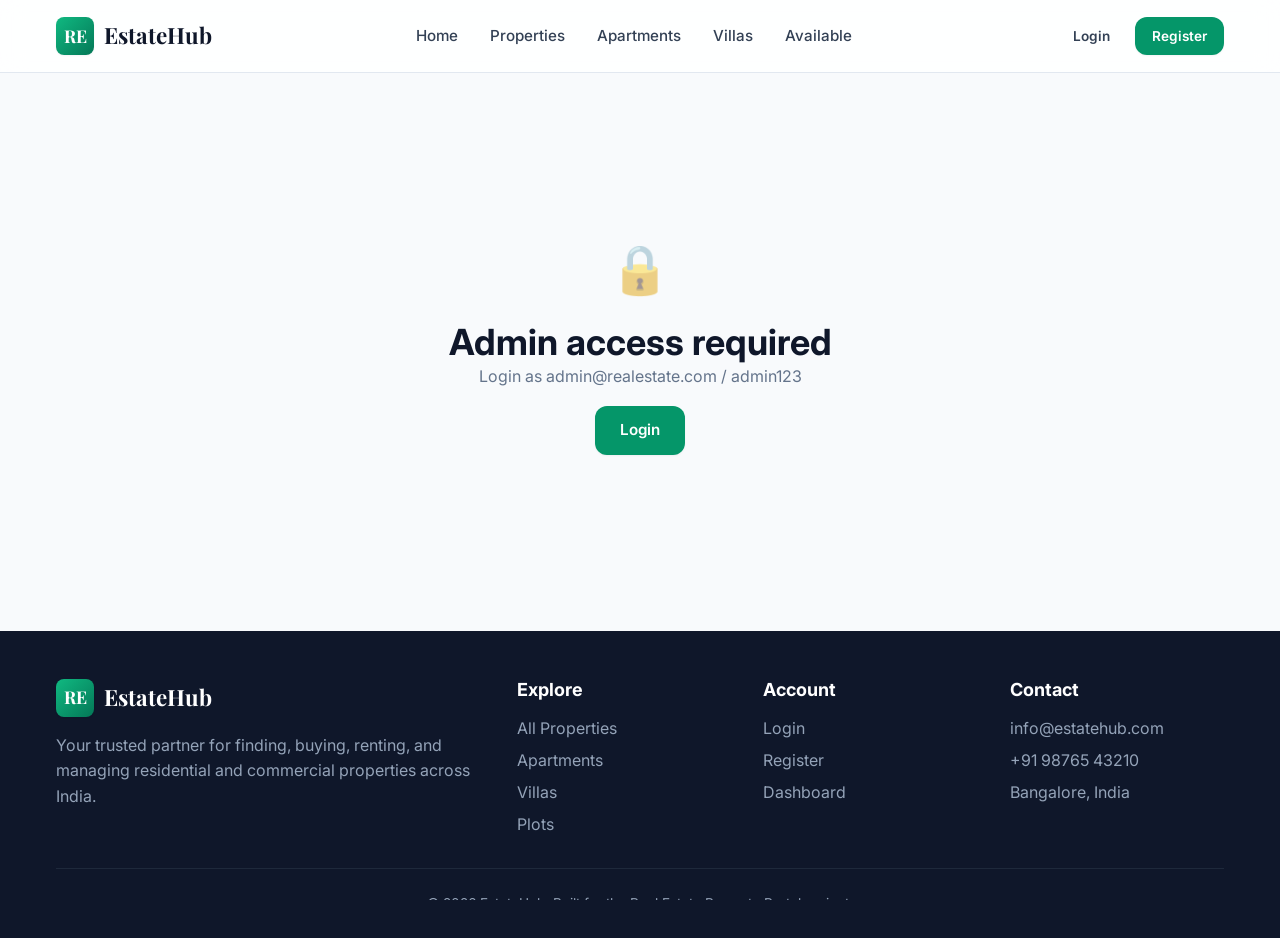
<file: Frontend/admin_dashboard.html>
<!DOCTYPE html>
<html lang="en">
<head>
  <meta charset="UTF-8">
  <meta name="viewport" content="width=device-width, initial-scale=1.0">
  <title>Admin Dashboard — EstateHub</title>
  <link href="https://fonts.googleapis.com/css2?family=Inter:wght@400;500;600;700&family=Playfair+Display:wght@600;700&display=swap" rel="stylesheet">
  <link rel="stylesheet" href="style.css">
</head>
<body>
  <header class="navbar" id="navbar"></header>

  <section class="section">
    <div class="container">
      <div id="guard"></div>
      <div id="adminRoot" class="hidden">
        <div class="section-head mb-4">
          <div>
            <h1>Admin Dashboard</h1>
            <p class="text-muted">Manage customers, properties, agents, bookings, and inquiries.</p>
          </div>
          <button class="btn btn-primary btn-sm" id="addBtn">+ Add New</button>
        </div>

        <div class="stat-grid mb-4" id="stats"></div>

        <div class="dash-layout">
          <aside class="dash-sidebar" id="moduleNav">
            <a data-module="properties" class="active">🏠 Properties</a>
            <a data-module="customers">👥 Customers</a>
            <a data-module="agents">🤝 Agents</a>
            <a data-module="bookings">📅 Bookings</a>
            <a data-module="inquiries">✉️ Inquiries</a>
          </aside>
          <main class="dash-main">
            <div class="table-wrap" id="dataTable"></div>
          </main>
        </div>
      </div>
    </div>
  </section>

  <div id="modalRoot"></div>

  <footer class="footer" id="footer"></footer>
  <script src="script.js"></script>
  <script>
    const user = auth.current();
    let currentModule = "properties";
    let cache = { properties: [], customers: [], agents: [], bookings: [], inquiries: [] };

    const SCHEMA = {
      properties: { idField: "property_id", fields: [
        { name: "property_title", label: "Title", type: "text" },
        { name: "property_type", label: "Type", type: "select", options: ["Apartment","Villa","Independent House","Commercial","Plot"] },
        { name: "location", label: "Location", type: "text" },
        { name: "price", label: "Price", type: "number" },
        { name: "bedrooms", label: "Bedrooms", type: "number" },
        { name: "bathrooms", label: "Bathrooms", type: "number" },
        { name: "area_sqft", label: "Area (sqft)", type: "number" },
        { name: "status", label: "Status", type: "select", options: ["Available","Sold","Rented"] },
        { name: "image_url", label: "Image URL", type: "text" },
      ]},
      customers: { idField: "customer_id", fields: [
        { name: "full_name", label: "Full Name", type: "text" },
        { name: "email", label: "Email", type: "email" },
        { name: "phone", label: "Phone", type: "text" },
        { name: "city", label: "City", type: "text" },
        { name: "password", label: "Password", type: "text" },
      ]},
      agents: { idField: "agent_id", fields: [
        { name: "agent_name", label: "Agent Name", type: "text" },
        { name: "phone", label: "Phone", type: "text" },
        { name: "email", label: "Email", type: "email" },
        { name: "experience", label: "Experience (yrs)", type: "number" },
        { name: "specialization", label: "Specialization", type: "text" },
      ]},
      bookings: { idField: "booking_id", fields: [
        { name: "customer_name", label: "Customer", type: "text" },
        { name: "property_title", label: "Property", type: "text" },
        { name: "visit_date", label: "Visit Date", type: "date" },
        { name: "visit_time", label: "Visit Time", type: "time" },
        { name: "agent_name", label: "Agent", type: "text" },
        { name: "booking_status", label: "Status", type: "select", options: ["Scheduled","Completed","Cancelled"] },
      ]},
      inquiries: { idField: "inquiry_id", fields: [
        { name: "customer_name", label: "Customer", type: "text" },
        { name: "property_title", label: "Property", type: "text" },
        { name: "message", label: "Message", type: "textarea" },
        { name: "inquiry_date", label: "Date", type: "date" },
        { name: "response_status", label: "Status", type: "select", options: ["Pending","Responded","Closed"] },
      ]},
    };

    function guard() {
      if (!user || !auth.isAdmin()) {
        document.getElementById("guard").innerHTML = `
          <div class="empty-state" style="margin-top:3rem">
            <div class="icon">🔒</div>
            <h2>Admin access required</h2>
            <p class="text-muted">Login as admin@realestate.com / admin123</p>
            <a href="login.html" class="btn btn-primary mt-2">Login</a>
          </div>`;
        return false;
      }
      document.getElementById("guard").classList.add("hidden");
      document.getElementById("adminRoot").classList.remove("hidden");
      return true;
    }

    async function loadAll() {
      const [properties, customers, agents, bookings, inquiries] = await Promise.all([
        api.get("/properties/"), api.get("/customers/"), api.get("/agents/"),
        api.get("/bookings/"), api.get("/inquiries/"),
      ]);
      cache = { properties, customers, agents, bookings, inquiries };
      renderStats();
      renderTable();
    }

    function renderStats() {
      const c = cache;
      document.getElementById("stats").innerHTML = `
        <div class="stat-card"><div class="stat-icon" style="background:var(--primary-50);color:var(--primary-600)">🏠</div><div class="stat-value">${c.properties.length}</div><div class="stat-label">Properties</div></div>
        <div class="stat-card"><div class="stat-icon" style="background:var(--accent-500);color:white">👥</div><div class="stat-value">${c.customers.length}</div><div class="stat-label">Customers</div></div>
        <div class="stat-card"><div class="stat-icon" style="background:var(--warning-50);color:var(--warning-600)">🤝</div><div class="stat-value">${c.agents.length}</div><div class="stat-label">Agents</div></div>
        <div class="stat-card"><div class="stat-icon" style="background:var(--success-50);color:var(--success-600)">📅</div><div class="stat-value">${c.bookings.length}</div><div class="stat-label">Bookings</div></div>
      `;
    }

    function renderTable() {
      const schema = SCHEMA[currentModule];
      const rows = cache[currentModule];
      const el = document.getElementById("dataTable");
      if (rows.length === 0) { el.innerHTML = '<p class="text-muted" style="padding:1rem">No records.</p>'; return; }
      const cols = schema.fields.slice(0, 5);
      let html = '<table><thead><tr>';
      html += `<th>ID</th>`;
      cols.forEach((f) => { html += `<th>${f.label}</th>`; });
      html += '<th>Actions</th></tr></thead><tbody>';
      rows.forEach((row) => {
        html += `<tr><td>${row[schema.idField]}</td>`;
        cols.forEach((f) => {
          let v = row[f.name];
          if (f.name === "price") v = ui.money(v);
          if (f.name === "status" || f.name === "booking_status" || f.name === "response_status") v = ui.chip(v);
          html += `<td>${ui.escape(String(v ?? ""))}</td>`;
        });
        html += `<td><div class="row-actions">
          <button class="btn btn-secondary btn-sm" onclick="openEdit('${currentModule}',${row[schema.idField]})">Edit</button>
          <button class="btn btn-danger btn-sm" onclick="del('${currentModule}',${row[schema.idField]})">Delete</button>
        </div></td></tr>`;
      });
      html += '</tbody></table>';
      el.innerHTML = html;
    }

    document.getElementById("moduleNav").addEventListener("click", (e) => {
      const a = e.target.closest("[data-module]");
      if (!a) return;
      e.preventDefault();
      currentModule = a.dataset.module;
      document.querySelectorAll("#moduleNav a").forEach((x) => x.classList.remove("active"));
      a.classList.add("active");
      renderTable();
    });

    document.getElementById("addBtn").addEventListener("click", () => openEdit(currentModule, null));

    function openEdit(module, id) {
      const schema = SCHEMA[module];
      const row = id != null ? cache[module].find((r) => r[schema.idField] === id) : {};
      const fieldsHtml = schema.fields.map((f) => {
        const val = row[f.name] ?? "";
        if (f.type === "select") {
          return `<div class="form-group"><label>${f.label}</label><select class="form-control" name="${f.name}">${f.options.map((o)=>`<option ${o===val?"selected":""}>${o}</option>`).join("")}</select></div>`;
        }
        if (f.type === "textarea") {
          return `<div class="form-group"><label>${f.label}</label><textarea class="form-control" name="${f.name}">${ui.escape(val)}</textarea></div>`;
        }
        return `<div class="form-group"><label>${f.label}</label><input type="${f.type}" class="form-control" name="${f.name}" value="${ui.escape(val)}"></div>`;
      }).join("");
      document.getElementById("modalRoot").innerHTML = `
        <div class="modal-overlay" onclick="if(event.target===this)closeModal()">
          <div class="modal">
            <div class="modal-head"><h3>${id != null ? "Edit" : "Add"} ${module.slice(0,-1)}</h3><button class="modal-close" onclick="closeModal()">&times;</button></div>
            <form id="modalForm"><div class="modal-body">${fieldsHtml}</div>
            <div class="modal-foot"><button type="button" class="btn btn-secondary" onclick="closeModal()">Cancel</button><button type="submit" class="btn btn-primary">Save</button></div></form>
          </div>
        </div>`;
      document.getElementById("modalForm").addEventListener("submit", async (e) => {
        e.preventDefault();
        const fd = new FormData(e.target);
        const data = {};
        fd.forEach((v, k) => {
          const f = schema.fields.find((x) => x.name === k);
          data[k] = f && f.type === "number" ? Number(v) : v;
        });
        try {
          if (id != null) await api.put(`/${module}/update/${id}/`, data);
          else await api.post(`/${module}/add/`, data);
          ui.toast("Saved successfully");
          closeModal();
          loadAll();
        } catch (err) { ui.toast(err.message, "error"); }
      });
    }

    window.closeModal = () => { document.getElementById("modalRoot").innerHTML = ""; };
    window.openEdit = openEdit;
    window.del = async (module, id) => {
      if (!confirm("Delete this record?")) return;
      try { await api.del(`/${module}/delete/${id}/`); ui.toast("Deleted"); loadAll(); }
      catch (err) { ui.toast(err.message, "error"); }
    };

    if (guard()) loadAll();
  </script>
</body>
</html>
</file>
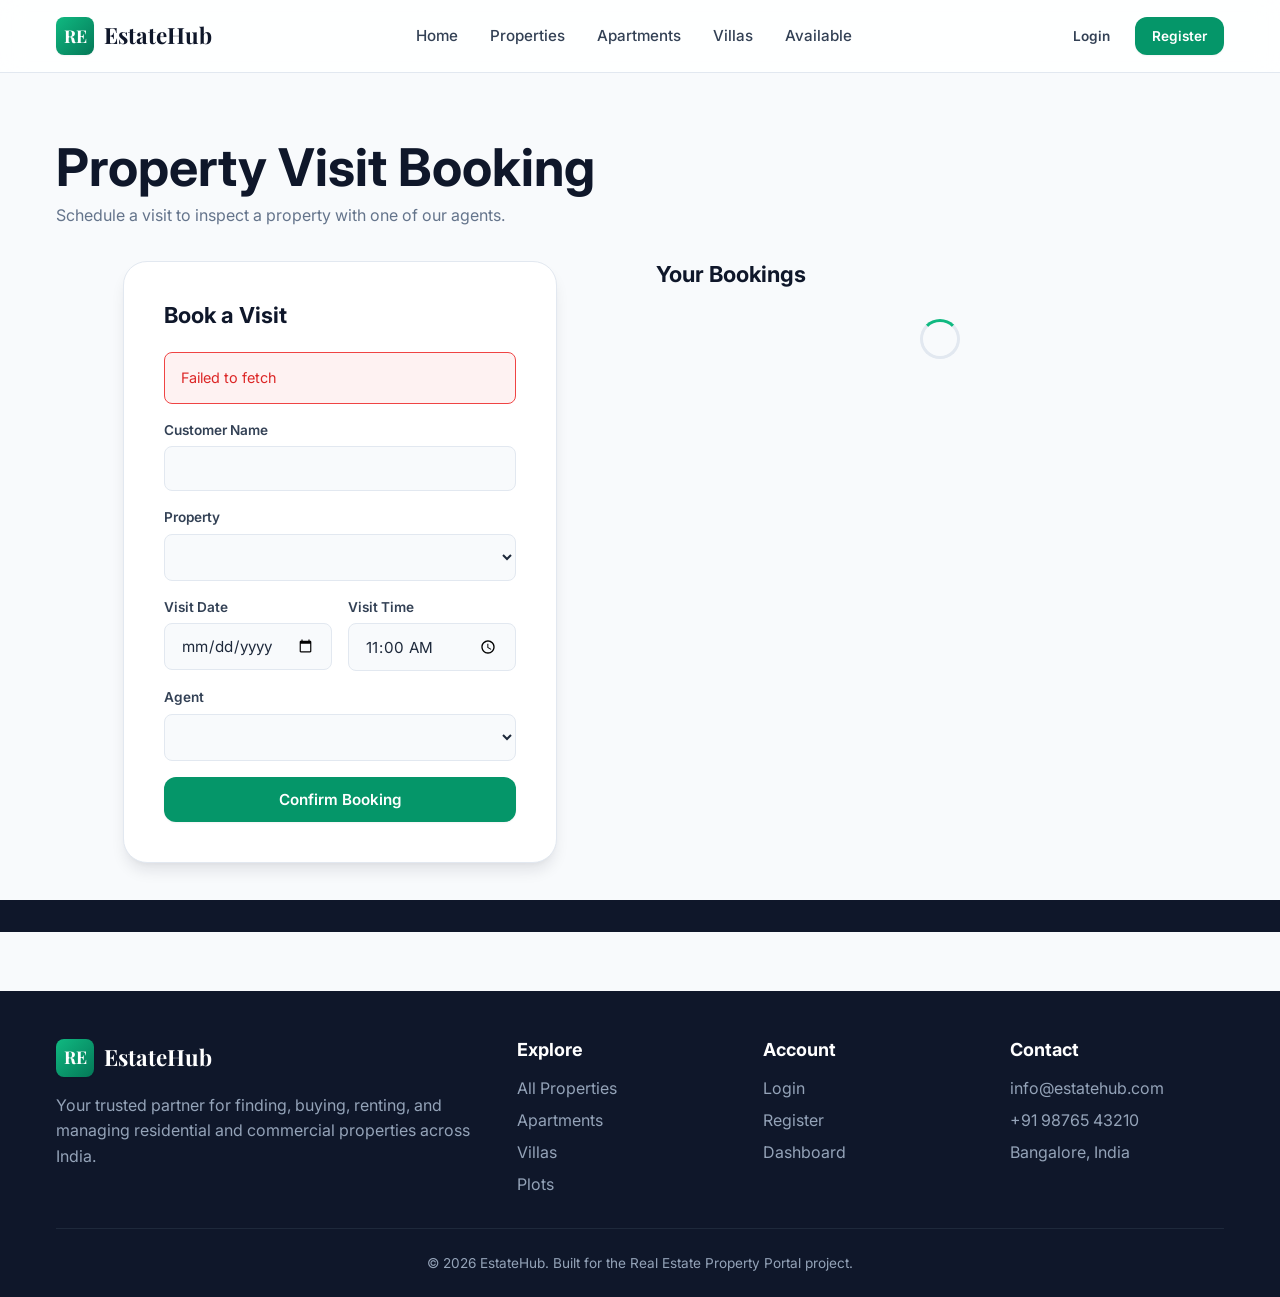
<file: Frontend/bookings.html>
<!DOCTYPE html>
<html lang="en">
<head>
  <meta charset="UTF-8">
  <meta name="viewport" content="width=device-width, initial-scale=1.0">
  <title>Bookings — EstateHub</title>
  <link href="https://fonts.googleapis.com/css2?family=Inter:wght@400;500;600;700&family=Playfair+Display:wght@600;700&display=swap" rel="stylesheet">
  <link rel="stylesheet" href="style.css">
</head>
<body>
  <header class="navbar" id="navbar"></header>

  <section class="section">
    <div class="container">
      <h1 style="margin-bottom:.25rem">Property Visit Booking</h1>
      <p class="text-muted mb-4">Schedule a visit to inspect a property with one of our agents.</p>
      <div class="grid" style="grid-template-columns:1fr 1fr;gap:2rem;align-items:start">
        <div class="form-card">
          <h3 class="mb-3">Book a Visit</h3>
          <div id="alertBox"></div>
          <form id="bookingForm">
            <div class="form-group">
              <label for="customer_name">Customer Name</label>
              <input type="text" id="customer_name" class="form-control" required>
            </div>
            <div class="form-group">
              <label for="property_id">Property</label>
              <select id="property_id" class="form-control" required></select>
            </div>
            <div class="form-row">
              <div class="form-group">
                <label for="visit_date">Visit Date</label>
                <input type="date" id="visit_date" class="form-control" required>
              </div>
              <div class="form-group">
                <label for="visit_time">Visit Time</label>
                <input type="time" id="visit_time" class="form-control" value="11:00" required>
              </div>
            </div>
            <div class="form-group">
              <label for="agent_name">Agent</label>
              <select id="agent_name" class="form-control"></select>
            </div>
            <button type="submit" class="btn btn-primary btn-block">Confirm Booking</button>
          </form>
        </div>
        <div>
          <h3 class="mb-3">Your Bookings</h3>
          <div id="bookingsList"><div class="spinner"></div></div>
        </div>
      </div>
    </div>
  </section>

  <footer class="footer" id="footer"></footer>
  <script src="script.js"></script>
  <script>
    let properties = [], agents = [];
    const user = auth.current();

    async function load() {
      try {
        [properties, agents] = await Promise.all([api.get("/properties/"), api.get("/agents/")]);
        fillForm();
        loadBookings();
      } catch (err) {
        document.getElementById("alertBox").innerHTML = `<div class="alert alert-error">${ui.escape(err.message)}</div>`;
      }
    }

    function fillForm() {
      const propSel = document.getElementById("property_id");
      propSel.innerHTML = properties.map((p) => `<option value="${p.property_id}">${ui.escape(p.property_title)} — ${ui.escape(p.location)}</option>`).join("");
      const agentSel = document.getElementById("agent_name");
      agentSel.innerHTML = '<option value="">Any agent</option>' + agents.map((a) => `<option>${ui.escape(a.agent_name)}</option>`).join("");
      if (user) document.getElementById("customer_name").value = user.full_name;
      const pid = ui.qs("property_id");
      if (pid) propSel.value = pid;
      const tomorrow = new Date(Date.now() + 86400000).toISOString().split("T")[0];
      document.getElementById("visit_date").min = new Date().toISOString().split("T")[0];
      document.getElementById("visit_date").value = tomorrow;
    }

    document.getElementById("bookingForm").addEventListener("submit", async (e) => {
      e.preventDefault();
      const box = document.getElementById("alertBox");
      const property = properties.find((p) => p.property_id == document.getElementById("property_id").value);
      const data = {
        customer_name: document.getElementById("customer_name").value.trim(),
        property_title: property.property_title,
        visit_date: document.getElementById("visit_date").value,
        visit_time: document.getElementById("visit_time").value,
        agent_name: document.getElementById("agent_name").value,
        booking_status: "Scheduled",
      };
      try {
        await api.post("/bookings/add/", data);
        ui.toast("Visit booked successfully");
        e.target.reset();
        fillForm();
        loadBookings();
      } catch (err) {
        box.innerHTML = `<div class="alert alert-error">${ui.escape(err.message)}</div>`;
      }
    });

    async function loadBookings() {
      const list = document.getElementById("bookingsList");
      try {
        const bookings = await api.get("/bookings/", user ? { customer: user.full_name } : {});
        if (bookings.length === 0) {
          list.innerHTML = '<div class="empty-state"><div class="icon">📅</div><p>No bookings yet.</p></div>';
          return;
        }
        list.innerHTML = bookings.map((b) => `
          <div class="stat-card mb-2">
            <div class="flex items-center justify-between mb-1">
              <strong>${ui.escape(b.property_title)}</strong>
              ${ui.chip(b.booking_status)}
            </div>
            <div class="text-sm text-muted">📅 ${b.visit_date} at ${b.visit_time}</div>
            <div class="text-sm text-muted">Agent: ${ui.escape(b.agent_name || "Unassigned")}</div>
            <div class="row-actions mt-2">
              <button class="btn btn-secondary btn-sm" onclick="updateStatus(${b.booking_id},'Completed')">Complete</button>
              <button class="btn btn-secondary btn-sm" onclick="updateStatus(${b.booking_id},'Cancelled')">Cancel</button>
              <button class="btn btn-danger btn-sm" onclick="removeBooking(${b.booking_id})">Delete</button>
            </div>
          </div>
        `).join("");
        window.updateStatus = async (id, status) => {
          try { await api.put(`/bookings/update/${id}/`, { booking_status: status }); ui.toast("Booking updated"); loadBookings(); }
          catch (err) { ui.toast(err.message, "error"); }
        };
        window.removeBooking = async (id) => {
          try { await api.del(`/bookings/delete/${id}/`); ui.toast("Booking deleted"); loadBookings(); }
          catch (err) { ui.toast(err.message, "error"); }
        };
      } catch (err) {
        list.innerHTML = `<div class="empty-state"><p>${ui.escape(err.message)}</p></div>`;
      }
    }

    load();
  </script>
</body>
</html>
</file>
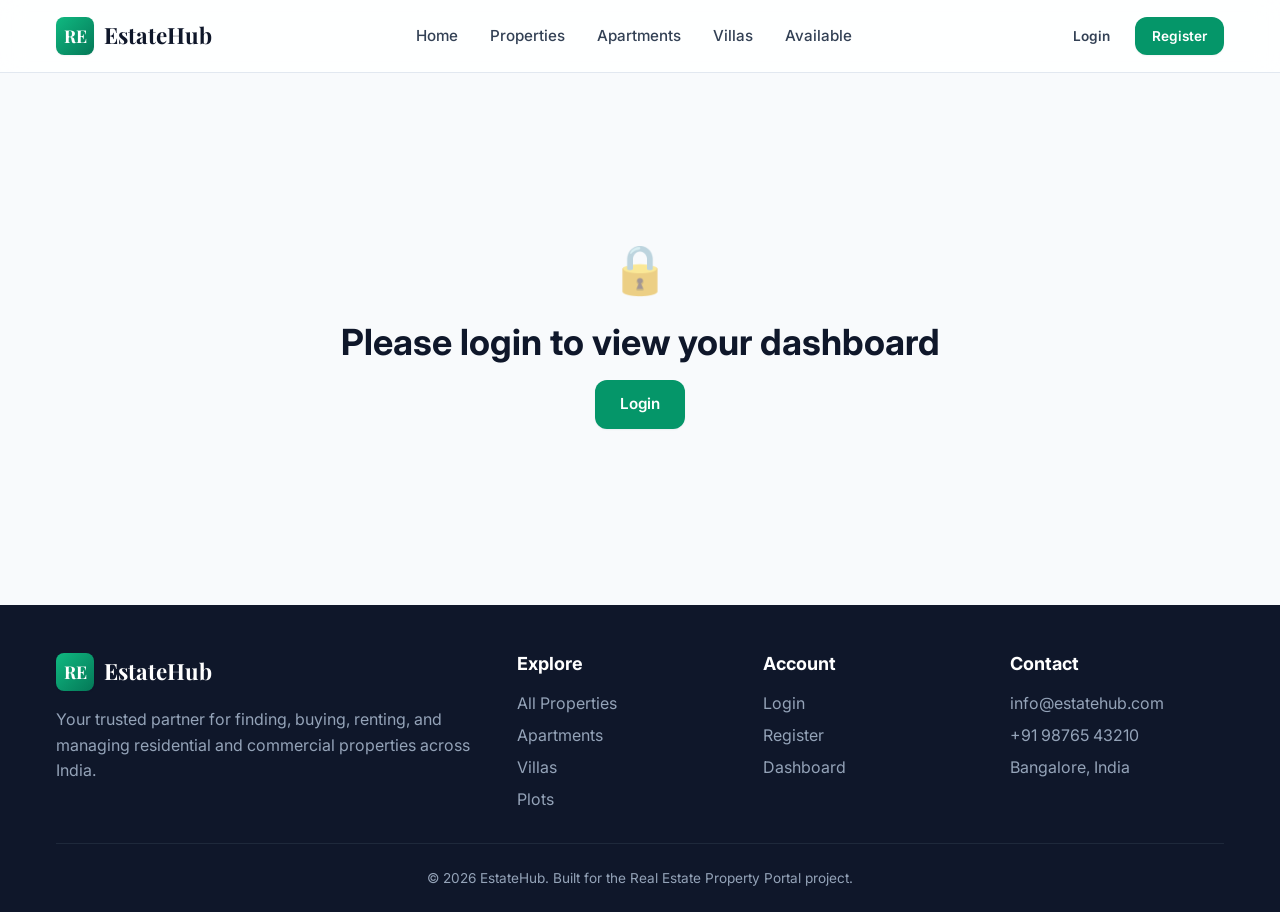
<file: Frontend/customer_dashboard.html>
<!DOCTYPE html>
<html lang="en">
<head>
  <meta charset="UTF-8">
  <meta name="viewport" content="width=device-width, initial-scale=1.0">
  <title>Customer Dashboard — EstateHub</title>
  <link href="https://fonts.googleapis.com/css2?family=Inter:wght@400;500;600;700&family=Playfair+Display:wght@600;700&display=swap" rel="stylesheet">
  <link rel="stylesheet" href="style.css">
</head>
<body>
  <header class="navbar" id="navbar"></header>

  <section class="section">
    <div class="container">
      <div id="welcomeBox" class="mb-4"></div>
      <div class="dash-layout">
        <aside class="dash-sidebar">
          <a href="#saved" class="active">♥ Saved Properties</a>
          <a href="#bookings">📅 Visit Bookings</a>
          <a href="#inquiries">✉️ Inquiry History</a>
          <a href="#owned">🏠 Owned / Rented</a>
          <a href="bookings.html">+ New Booking</a>
          <a href="inquiries.html">+ New Inquiry</a>
        </aside>
        <main class="dash-main">
          <div class="stat-grid mb-3" id="stats"></div>

          <div id="saved" class="mb-4">
            <div class="section-head"><h2>Saved Properties</h2></div>
            <div class="grid grid-2" id="savedGrid"></div>
          </div>

          <div id="bookings" class="mb-4">
            <div class="section-head"><h2>Visit Bookings</h2></div>
            <div class="table-wrap" id="bookingsTable"></div>
          </div>

          <div id="inquiries" class="mb-4">
            <div class="section-head"><h2>Inquiry History</h2></div>
            <div class="table-wrap" id="inquiriesTable"></div>
          </div>

          <div id="owned" class="mb-4">
            <div class="section-head"><h2>Purchased / Rented Properties</h2></div>
            <div class="grid grid-2" id="ownedGrid"></div>
          </div>
        </main>
      </div>
    </div>
  </section>

  <footer class="footer" id="footer"></footer>
  <script src="script.js"></script>
  <script>
    const user = auth.current();

    async function loadDashboard() {
      if (!user) {
        document.querySelector(".container").innerHTML = `
          <div class="empty-state" style="margin-top:3rem">
            <div class="icon">🔒</div>
            <h2>Please login to view your dashboard</h2>
            <a href="login.html" class="btn btn-primary mt-2">Login</a>
          </div>`;
        return;
      }
      document.getElementById("welcomeBox").innerHTML = `
        <h1>Hello, ${ui.escape(user.full_name.split(" ")[0])} 👋</h1>
        <p class="text-muted">${ui.escape(user.email)} · ${ui.escape(user.city)}</p>
      `;
      try {
        const [properties, bookings, inquiries] = await Promise.all([
          api.get("/properties/"),
          api.get("/bookings/", { customer: user.full_name }),
          api.get("/inquiries/", { customer: user.full_name }),
        ]);
        renderStats(properties, bookings, inquiries);
        renderSaved(properties);
        renderBookings(bookings);
        renderInquiries(inquiries);
        renderOwned(properties);
      } catch (err) {
        ui.toast(err.message, "error");
      }
    }

    function renderStats(properties, bookings, inquiries) {
      const saved = favorites.all().length;
      document.getElementById("stats").innerHTML = `
        <div class="stat-card"><div class="stat-icon" style="background:var(--primary-50);color:var(--primary-600)">♥</div><div class="stat-value">${saved}</div><div class="stat-label">Saved</div></div>
        <div class="stat-card"><div class="stat-icon" style="background:var(--accent-500);color:white">📅</div><div class="stat-value">${bookings.length}</div><div class="stat-label">Bookings</div></div>
        <div class="stat-card"><div class="stat-icon" style="background:var(--warning-50);color:var(--warning-600)">✉️</div><div class="stat-value">${inquiries.length}</div><div class="stat-label">Inquiries</div></div>
        <div class="stat-card"><div class="stat-icon" style="background:var(--success-50);color:var(--success-600)">🏠</div><div class="stat-value">${properties.filter((p)=>p.status!=="Available").length}</div><div class="stat-label">Owned/Rented</div></div>
      `;
    }

    function renderSaved(properties) {
      const savedIds = favorites.all();
      const saved = properties.filter((p) => savedIds.includes(p.property_id));
      const grid = document.getElementById("savedGrid");
      if (saved.length === 0) {
        grid.innerHTML = '<div class="empty-state"><p>No saved properties. Browse and tap ♥ on any listing.</p></div>';
        return;
      }
      grid.innerHTML = saved.map(propertyCard).join("");
    }

    function renderBookings(bookings) {
      const el = document.getElementById("bookingsTable");
      if (bookings.length === 0) { el.innerHTML = '<p class="text-muted" style="padding:1rem">No bookings yet.</p>'; return; }
      el.innerHTML = `
        <table><thead><tr><th>Property</th><th>Date</th><th>Time</th><th>Agent</th><th>Status</th></tr></thead>
        <tbody>${bookings.map((b)=>`<tr><td>${ui.escape(b.property_title)}</td><td>${b.visit_date}</td><td>${b.visit_time}</td><td>${ui.escape(b.agent_name||"—")}</td><td>${ui.chip(b.booking_status)}</td></tr>`).join("")}</tbody></table>
      `;
    }

    function renderInquiries(inquiries) {
      const el = document.getElementById("inquiriesTable");
      if (inquiries.length === 0) { el.innerHTML = '<p class="text-muted" style="padding:1rem">No inquiries yet.</p>'; return; }
      el.innerHTML = `
        <table><thead><tr><th>Property</th><th>Message</th><th>Date</th><th>Status</th></tr></thead>
        <tbody>${inquiries.map((i)=>`<tr><td>${ui.escape(i.property_title)}</td><td>${ui.escape(i.message)}</td><td>${i.inquiry_date}</td><td>${ui.chip(i.response_status)}</td></tr>`).join("")}</tbody></table>
      `;
    }

    function renderOwned(properties) {
      const owned = properties.filter((p) => p.status === "Sold" || p.status === "Rented");
      const grid = document.getElementById("ownedGrid");
      if (owned.length === 0) { grid.innerHTML = '<div class="empty-state"><p>No purchased or rented properties.</p></div>'; return; }
      grid.innerHTML = owned.map(propertyCard).join("");
    }

    loadDashboard();
  </script>
</body>
</html>
</file>
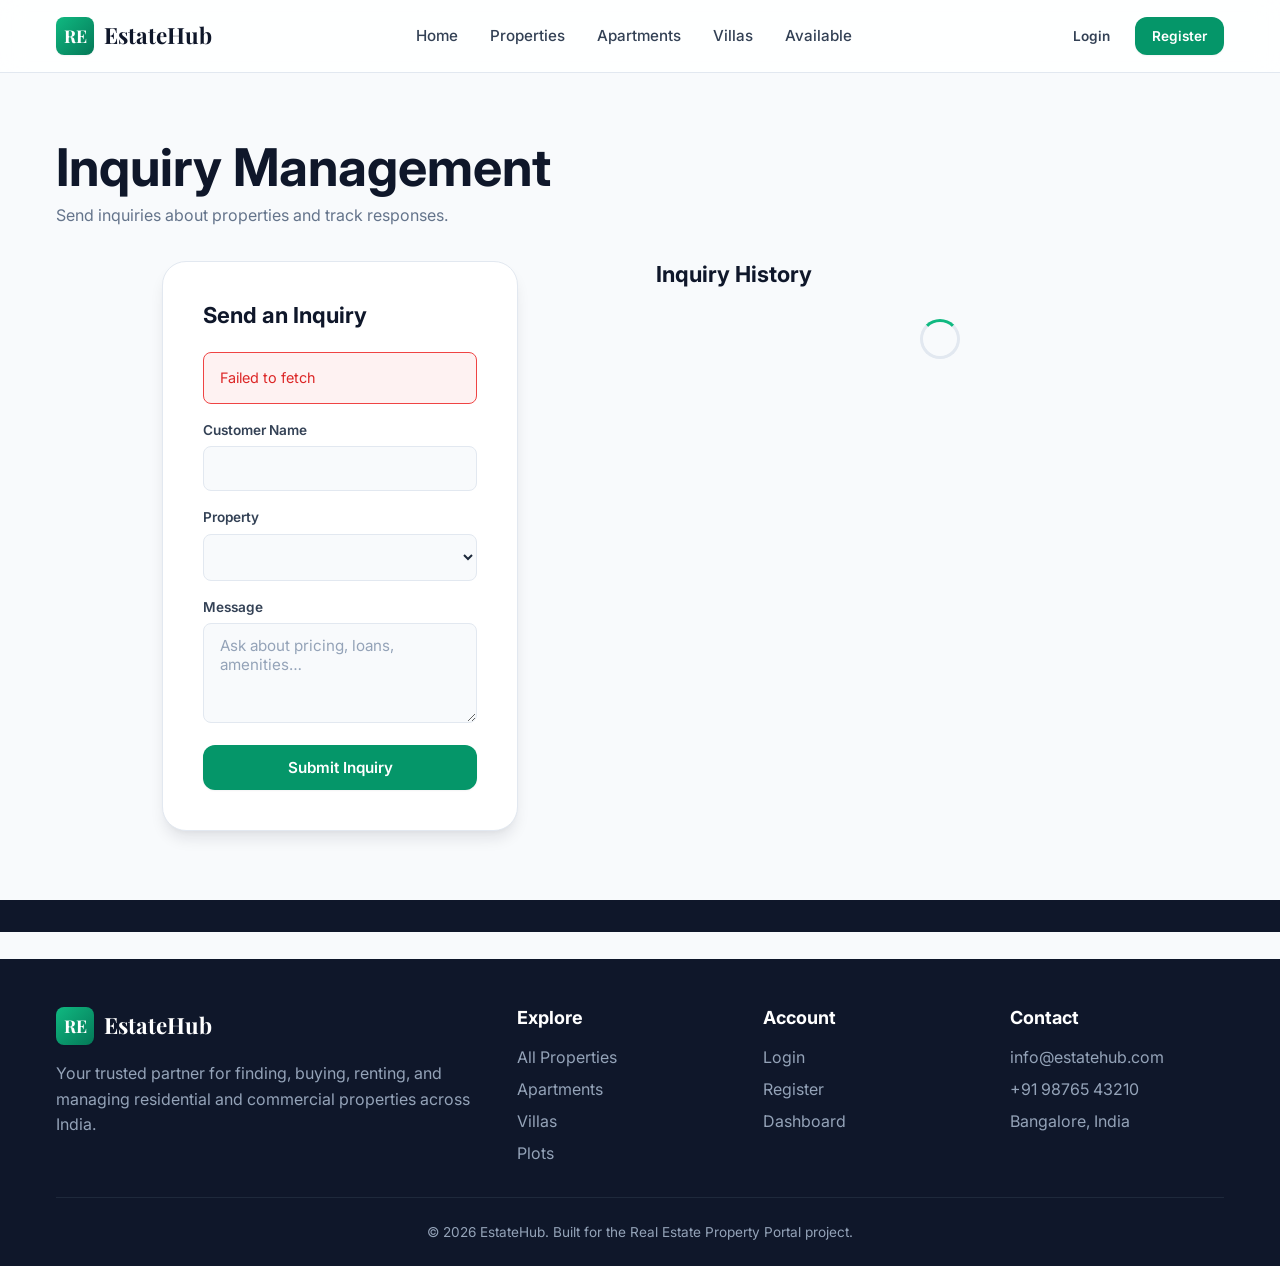
<file: Frontend/inquiries.html>
<!DOCTYPE html>
<html lang="en">
<head>
  <meta charset="UTF-8">
  <meta name="viewport" content="width=device-width, initial-scale=1.0">
  <title>Inquiries — EstateHub</title>
  <link href="https://fonts.googleapis.com/css2?family=Inter:wght@400;500;600;700&family=Playfair+Display:wght@600;700&display=swap" rel="stylesheet">
  <link rel="stylesheet" href="style.css">
</head>
<body>
  <header class="navbar" id="navbar"></header>

  <section class="section">
    <div class="container">
      <h1 style="margin-bottom:.25rem">Inquiry Management</h1>
      <p class="text-muted mb-4">Send inquiries about properties and track responses.</p>
      <div class="grid" style="grid-template-columns:1fr 1fr;gap:2rem;align-items:start">
        <div class="form-card">
          <h3 class="mb-3">Send an Inquiry</h3>
          <div id="alertBox"></div>
          <form id="inquiryForm">
            <div class="form-group">
              <label for="customer_name">Customer Name</label>
              <input type="text" id="customer_name" class="form-control" required>
            </div>
            <div class="form-group">
              <label for="property_id">Property</label>
              <select id="property_id" class="form-control" required></select>
            </div>
            <div class="form-group">
              <label for="message">Message</label>
              <textarea id="message" class="form-control" placeholder="Ask about pricing, loans, amenities…" required></textarea>
            </div>
            <button type="submit" class="btn btn-primary btn-block">Submit Inquiry</button>
          </form>
        </div>
        <div>
          <h3 class="mb-3">Inquiry History</h3>
          <div id="inquiryList"><div class="spinner"></div></div>
        </div>
      </div>
    </div>
  </section>

  <footer class="footer" id="footer"></footer>
  <script src="script.js"></script>
  <script>
    let properties = [];
    const user = auth.current();

    async function load() {
      try {
        properties = await api.get("/properties/");
        const sel = document.getElementById("property_id");
        sel.innerHTML = properties.map((p) => `<option value="${p.property_id}">${ui.escape(p.property_title)}</option>`).join("");
        if (user) document.getElementById("customer_name").value = user.full_name;
        const pid = ui.qs("property_id");
        if (pid) sel.value = pid;
        loadInquiries();
      } catch (err) {
        document.getElementById("alertBox").innerHTML = `<div class="alert alert-error">${ui.escape(err.message)}</div>`;
      }
    }

    document.getElementById("inquiryForm").addEventListener("submit", async (e) => {
      e.preventDefault();
      const box = document.getElementById("alertBox");
      const property = properties.find((p) => p.property_id == document.getElementById("property_id").value);
      try {
        await api.post("/inquiries/add/", {
          customer_name: document.getElementById("customer_name").value.trim(),
          property_title: property.property_title,
          message: document.getElementById("message").value.trim(),
          response_status: "Pending",
        });
        ui.toast("Inquiry submitted");
        e.target.reset();
        if (user) document.getElementById("customer_name").value = user.full_name;
        loadInquiries();
      } catch (err) {
        box.innerHTML = `<div class="alert alert-error">${ui.escape(err.message)}</div>`;
      }
    });

    async function loadInquiries() {
      const list = document.getElementById("inquiryList");
      try {
        const inquiries = await api.get("/inquiries/", user ? { customer: user.full_name } : {});
        if (inquiries.length === 0) {
          list.innerHTML = '<div class="empty-state"><div class="icon">✉️</div><p>No inquiries yet.</p></div>';
          return;
        }
        list.innerHTML = inquiries.map((i) => `
          <div class="stat-card mb-2">
            <div class="flex items-center justify-between mb-1">
              <strong>${ui.escape(i.property_title)}</strong>
              ${ui.chip(i.response_status)}
            </div>
            <p class="text-sm mb-1">${ui.escape(i.message)}</p>
            <div class="text-xs text-muted">Submitted: ${i.inquiry_date}</div>
            <div class="row-actions mt-2">
              <select class="form-control" style="width:auto;padding:.35rem .5rem" onchange="updateStatus(${i.inquiry_id}, this.value)">
                <option value="">Update status…</option>
                <option>Pending</option><option>Responded</option><option>Closed</option>
              </select>
              <button class="btn btn-danger btn-sm" onclick="removeInquiry(${i.inquiry_id})">Delete</button>
            </div>
          </div>
        `).join("");
        window.updateStatus = async (id, status) => {
          if (!status) return;
          try { await api.put(`/inquiries/update/${id}/`, { response_status: status }); ui.toast("Status updated"); loadInquiries(); }
          catch (err) { ui.toast(err.message, "error"); }
        };
        window.removeInquiry = async (id) => {
          try { await api.del(`/inquiries/delete/${id}/`); ui.toast("Inquiry deleted"); loadInquiries(); }
          catch (err) { ui.toast(err.message, "error"); }
        };
      } catch (err) {
        list.innerHTML = `<div class="empty-state"><p>${ui.escape(err.message)}</p></div>`;
      }
    }

    load();
  </script>
</body>
</html>
</file>
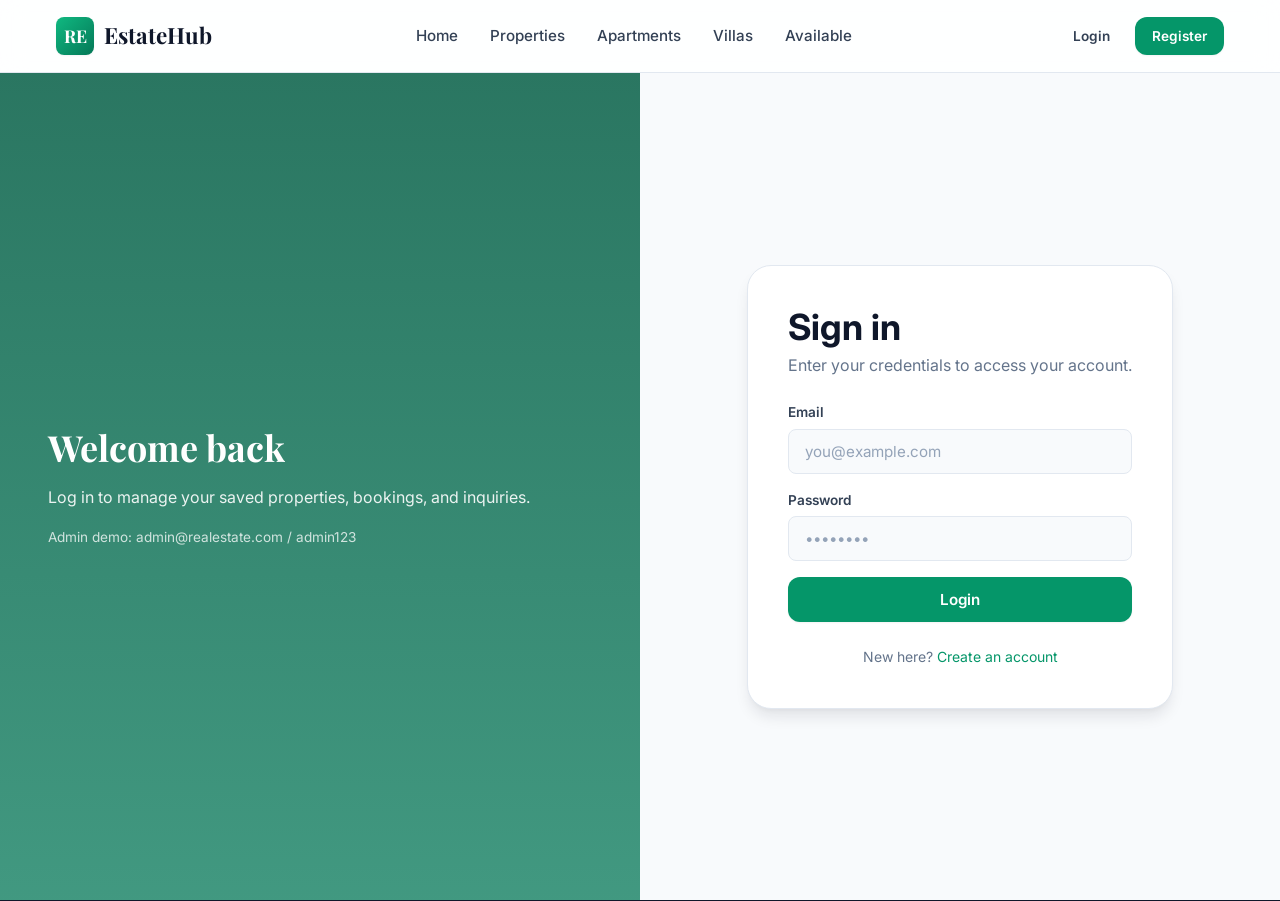
<file: Frontend/login.html>
<!DOCTYPE html>
<html lang="en">
<head>
  <meta charset="UTF-8">
  <meta name="viewport" content="width=device-width, initial-scale=1.0">
  <title>Login — EstateHub</title>
  <link href="https://fonts.googleapis.com/css2?family=Inter:wght@400;500;600;700&family=Playfair+Display:wght@600;700&display=swap" rel="stylesheet">
  <link rel="stylesheet" href="style.css">
</head>
<body>
  <header class="navbar" id="navbar"></header>

  <div class="auth-wrap">
    <aside class="auth-aside">
      <h2>Welcome back</h2>
      <p>Log in to manage your saved properties, bookings, and inquiries.</p>
      <p style="margin-top:1rem;font-size:.85rem;opacity:.85">Admin demo: admin@realestate.com / admin123</p>
    </aside>
    <main class="auth-main">
      <div class="form-card">
        <h2 style="margin-bottom:.25rem">Sign in</h2>
        <p class="text-muted mb-3">Enter your credentials to access your account.</p>
        <div id="alertBox"></div>
        <form id="loginForm">
          <div class="form-group">
            <label for="email">Email</label>
            <input type="email" id="email" class="form-control" placeholder="you@example.com" required>
          </div>
          <div class="form-group">
            <label for="password">Password</label>
            <input type="password" id="password" class="form-control" placeholder="••••••••" required>
          </div>
          <button type="submit" class="btn btn-primary btn-block">Login</button>
        </form>
        <p class="text-center text-muted text-sm mt-3">
          New here? <a href="register.html">Create an account</a>
        </p>
      </div>
    </main>
  </div>

  <script src="script.js"></script>
  <script>
    document.getElementById("loginForm").addEventListener("submit", async (e) => {
      e.preventDefault();
      const email = document.getElementById("email").value.trim();
      const password = document.getElementById("password").value;
      const box = document.getElementById("alertBox");
      try {
        const user = await auth.login(email, password);
        ui.toast("Welcome, " + user.full_name.split(" ")[0]);
        setTimeout(() => location.href = auth.isAdmin() ? "admin_dashboard.html" : "customer_dashboard.html", 500);
      } catch (err) {
        box.innerHTML = `<div class="alert alert-error">${ui.escape(err.message)}</div>`;
      }
    });
  </script>
</body>
</html>
</file>
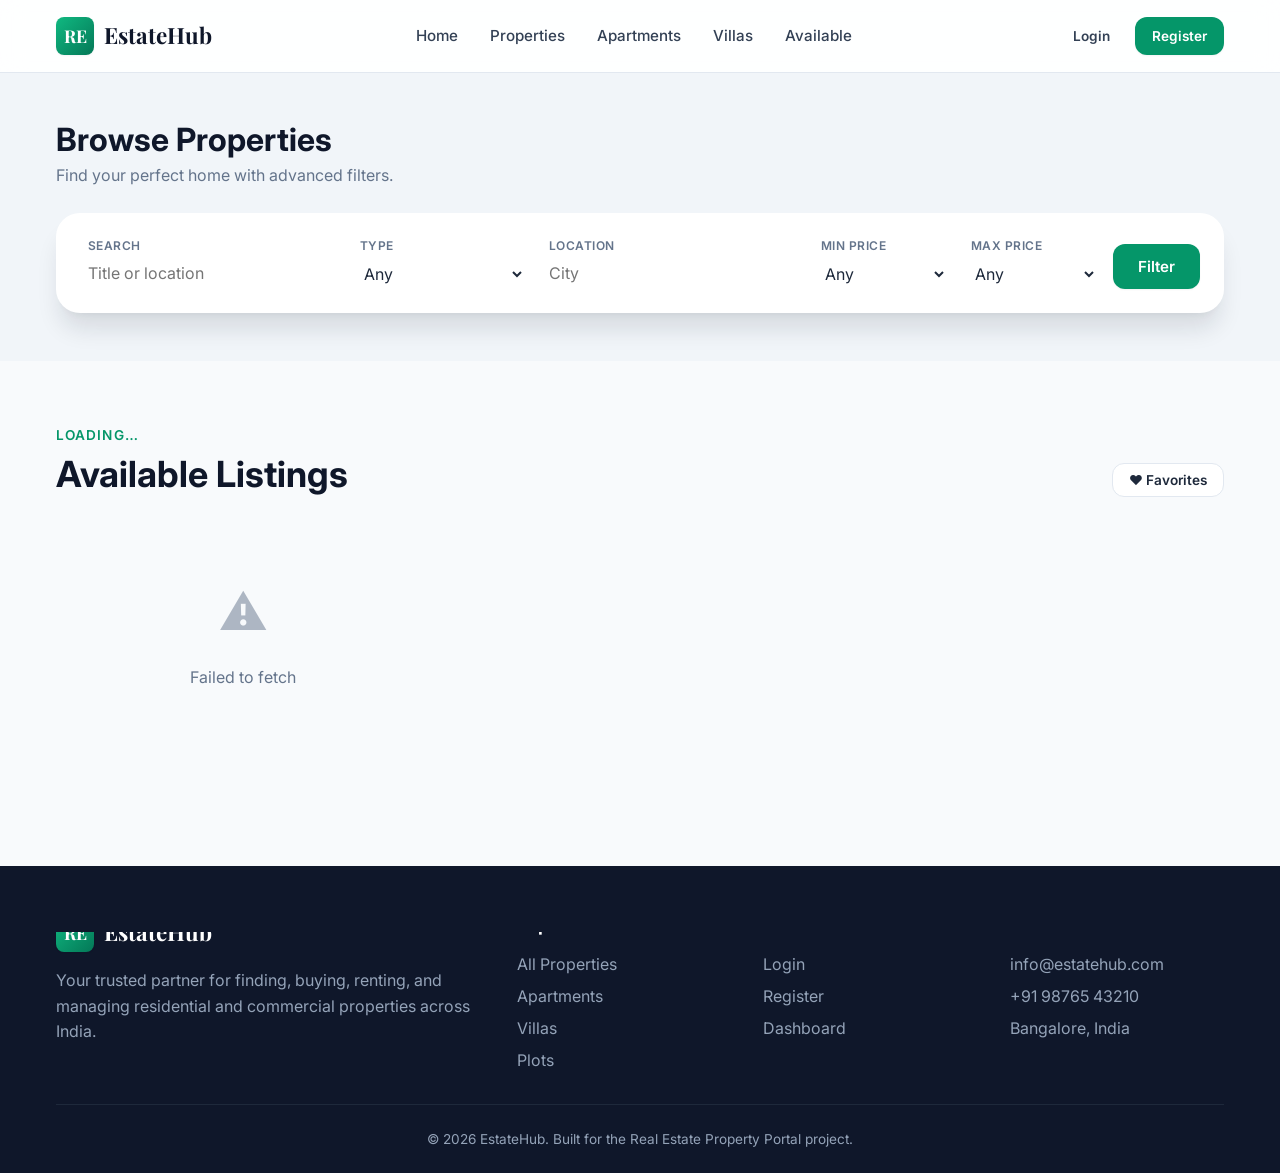
<file: Frontend/properties.html>
<!DOCTYPE html>
<html lang="en">
<head>
  <meta charset="UTF-8">
  <meta name="viewport" content="width=device-width, initial-scale=1.0">
  <title>Properties — EstateHub</title>
  <link href="https://fonts.googleapis.com/css2?family=Inter:wght@400;500;600;700&family=Playfair+Display:wght@600;700&display=swap" rel="stylesheet">
  <link rel="stylesheet" href="style.css">
</head>
<body>
  <header class="navbar" id="navbar"></header>

  <section class="section-tight" style="background:var(--neutral-100)">
    <div class="container">
      <h1 style="font-size:2rem;margin-bottom:.25rem">Browse Properties</h1>
      <p class="text-muted">Find your perfect home with advanced filters.</p>
      <form class="search-card" id="filterForm" style="margin-top:1.5rem;grid-template-columns:1fr 1fr 1fr 1fr 1fr auto">
        <div class="search-field">
          <label>Search</label>
          <input type="text" name="q" placeholder="Title or location">
        </div>
        <div class="search-field">
          <label>Type</label>
          <select name="type">
            <option value="">Any</option>
            <option>Apartment</option><option>Villa</option>
            <option>Independent House</option><option>Commercial</option><option>Plot</option>
          </select>
        </div>
        <div class="search-field">
          <label>Location</label>
          <input type="text" name="location" placeholder="City">
        </div>
        <div class="search-field">
          <label>Min Price</label>
          <select name="min_price">
            <option value="">Any</option>
            <option value="1000000">₹10 L+</option>
            <option value="5000000">₹50 L+</option>
            <option value="10000000">₹1 Cr+</option>
          </select>
        </div>
        <div class="search-field">
          <label>Max Price</label>
          <select name="max_price">
            <option value="">Any</option>
            <option value="5000000">₹50 L</option>
            <option value="10000000">₹1 Cr</option>
            <option value="20000000">₹2 Cr</option>
          </select>
        </div>
        <button type="submit" class="btn btn-primary">Filter</button>
      </form>
    </div>
  </section>

  <section class="section">
    <div class="container">
      <div id="compareView" class="hidden mb-4">
        <h2 class="mb-2">Compare Properties</h2>
        <div class="table-wrap" id="compareTable"></div>
      </div>
      <div class="section-head">
        <div>
          <div class="eyebrow" id="resultCount">Loading…</div>
          <h2>Available Listings</h2>
        </div>
        <div class="flex gap-1">
          <button class="btn btn-secondary btn-sm" id="favOnlyBtn">♥ Favorites</button>
        </div>
      </div>
      <div class="grid grid-3" id="propertyGrid">
        <div class="spinner"></div>
      </div>
    </div>
  </section>

  <footer class="footer" id="footer"></footer>
  <script src="script.js"></script>
  <script>
    let allProperties = [];
    let favOnly = false;

    function currentQuery() {
      const params = new URLSearchParams(location.search);
      return {
        q: params.get("q") || "",
        type: params.get("type") || "",
        location: params.get("location") || "",
        min_price: params.get("min_price") || "",
        max_price: params.get("max_price") || "",
        status: params.get("status") || "",
      };
    }

    function fillForm() {
      const q = currentQuery();
      const form = document.getElementById("filterForm");
      ["q","type","location","min_price","max_price"].forEach((k) => {
        if (q[k]) form.elements[k].value = q[k];
      });
    }

    async function loadProperties() {
      const grid = document.getElementById("propertyGrid");
      try {
        const q = currentQuery();
        allProperties = await api.get("/properties/", q);
        renderGrid();
        if (location.search.includes("compare=1")) renderCompare();
      } catch (err) {
        grid.innerHTML = `<div class="empty-state"><div class="icon">⚠️</div><p>${ui.escape(err.message)}</p></div>`;
      }
    }

    function renderGrid() {
      const grid = document.getElementById("propertyGrid");
      let list = allProperties;
      if (favOnly) list = list.filter((p) => favorites.isFav(p.property_id));
      document.getElementById("resultCount").textContent =
        `${list.length} ${list.length === 1 ? "property" : "properties"} found`;
      if (list.length === 0) {
        grid.innerHTML = '<div class="empty-state"><div class="icon">🏠</div><p>No properties match your filters.</p></div>';
        return;
      }
      grid.innerHTML = list.map(propertyCard).join("");
      grid.querySelectorAll("[data-fav]").forEach((btn) => {
        btn.addEventListener("click", (e) => {
          e.preventDefault();
          const id = Number(btn.dataset.fav);
          const active = favorites.toggle(id);
          btn.classList.toggle("active", active);
          btn.textContent = active ? "♥" : "♡";
          ui.toast(active ? "Added to wishlist" : "Removed from wishlist");
          if (favOnly) renderGrid();
        });
      });
    }

    async function renderCompare() {
      const ids = compare.all();
      if (ids.length === 0) return;
      document.getElementById("compareView").classList.remove("hidden");
      const props = await Promise.all(ids.map((id) => api.get(`/properties/${id}/`)));
      const keys = ["property_title","property_type","location","price","bedrooms","bathrooms","area_sqft","status"];
      const labels = { property_title:"Title", property_type:"Type", location:"Location", price:"Price", bedrooms:"Beds", bathrooms:"Baths", area_sqft:"Area", status:"Status" };
      let html = '<table><thead><tr><th>Attribute</th>';
      props.forEach((p) => { html += `<th>${ui.escape(p.property_title)}</th>`; });
      html += '</tr></thead><tbody>';
      keys.forEach((k) => {
        html += `<tr><td><strong>${labels[k]}</strong></td>`;
        props.forEach((p) => {
          let val = p[k];
          if (k === "price") val = ui.money(val);
          if (k === "area_sqft") val += " sqft";
          if (k === "status") val = ui.chip(val);
          html += `<td>${val}</td>`;
        });
        html += '</tr>';
      });
      html += '</tbody></table>';
      document.getElementById("compareTable").innerHTML = html;
    }

    document.getElementById("filterForm").addEventListener("submit", (e) => {
      e.preventDefault();
      const fd = new FormData(e.target);
      const params = new URLSearchParams();
      for (const [k, v] of fd.entries()) if (v) params.set(k, v);
      location.href = "properties.html?" + params.toString();
    });

    document.getElementById("favOnlyBtn").addEventListener("click", () => {
      favOnly = !favOnly;
      document.getElementById("favOnlyBtn").classList.toggle("btn-primary", favOnly);
      document.getElementById("favOnlyBtn").classList.toggle("btn-secondary", !favOnly);
      renderGrid();
    });

    fillForm();
    loadProperties();
  </script>
</body>
</html>
</file>
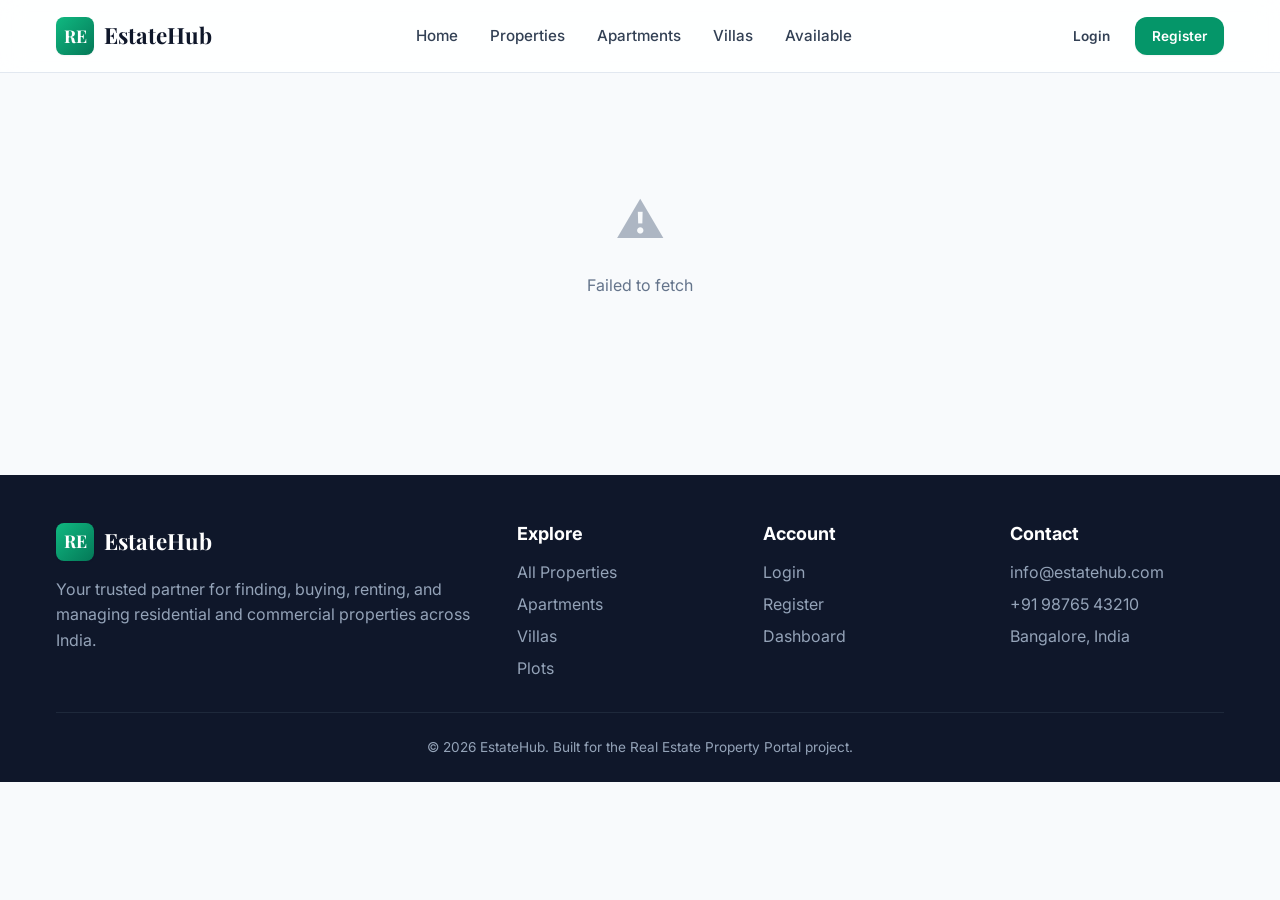
<file: Frontend/property_details.html>
<!DOCTYPE html>
<html lang="en">
<head>
  <meta charset="UTF-8">
  <meta name="viewport" content="width=device-width, initial-scale=1.0">
  <title>Property Details — EstateHub</title>
  <link href="https://fonts.googleapis.com/css2?family=Inter:wght@400;500;600;700&family=Playfair+Display:wght@600;700&display=swap" rel="stylesheet">
  <link rel="stylesheet" href="style.css">
</head>
<body>
  <header class="navbar" id="navbar"></header>

  <section class="section">
    <div class="container" id="detailRoot">
      <div class="spinner"></div>
    </div>
  </section>

  <footer class="footer" id="footer"></footer>
  <script src="script.js"></script>
  <script>
    const propertyId = ui.qs("id");
    let property = null;
    let agents = [];

    async function load() {
      const root = document.getElementById("detailRoot");
      try {
        property = await api.get(`/properties/${propertyId}/`);
        agents = await api.get("/agents/");
        render();
      } catch (err) {
        root.innerHTML = `<div class="empty-state"><div class="icon">⚠️</div><p>${ui.escape(err.message)}</p></div>`;
      }
    }

    function render() {
      const p = property;
      const agent = agents.find((a) => a.specialization?.toLowerCase().includes("residential")) || agents[0];
      const fav = favorites.isFav(p.property_id);
      const inCompare = compare.all().includes(p.property_id);
      const galleryImgs = [
        p.image_url,
        "https://images.pexels.com/photos/1571460/pexels-photo-1571460.jpeg",
        "https://images.pexels.com/photos/1648776/pexels-photo-1648776.jpeg",
        "https://images.pexels.com/photos/276724/pexels-photo-276724.jpeg",
        "https://images.pexels.com/photos/1080723/pexels-photo-1080723.jpeg",
      ].filter(Boolean);
      document.getElementById("detailRoot").innerHTML = `
        <a href="properties.html" class="text-sm" style="display:inline-block;margin-bottom:1rem">← Back to listings</a>
        <div class="detail-gallery mb-4">
          <img class="main" src="${ui.escape(galleryImgs[0])}" alt="${ui.escape(p.property_title)}">
          ${galleryImgs.slice(1,5).map((src) => `<img src="${ui.escape(src)}" alt="">`).join("")}
        </div>
        <div class="detail-grid">
          <div>
            <div class="flex items-center justify-between mb-2">
              <div>
                <span class="property-type">${ui.escape(p.property_type)}</span>
                <h1 style="margin:.25rem 0">${ui.escape(p.property_title)}</h1>
                <div class="property-location text-lg">📍 ${ui.escape(p.location)}</div>
              </div>
              <div class="text-right">
                <div class="property-price" style="font-size:1.75rem">${ui.money(p.price)}</div>
                ${ui.chip(p.status)}
              </div>
            </div>
            <div class="grid grid-4 mb-4">
              <div class="stat-card"><div class="stat-value">${p.bedrooms || "—"}</div><div class="stat-label">Bedrooms</div></div>
              <div class="stat-card"><div class="stat-value">${p.bathrooms || "—"}</div><div class="stat-label">Bathrooms</div></div>
              <div class="stat-card"><div class="stat-value">${p.area_sqft}</div><div class="stat-label">Sqft</div></div>
              <div class="stat-card"><div class="stat-value">${p.property_type}</div><div class="stat-label">Type</div></div>
            </div>
            <h3 class="mb-2">Description</h3>
            <p class="text-muted mb-4">This ${ui.escape(p.property_type).toLowerCase()} in ${ui.escape(p.location)} offers ${p.bedrooms} bedrooms, ${p.bathrooms} bathrooms, and ${p.area_sqft} sqft of well-designed living space. Ideal for families and investors looking for a premium property in a prime location with excellent connectivity.</p>
            <h3 class="mb-2">Features</h3>
            <ul class="feature-list mb-4">
              <li>✓ Spacious living & dining</li>
              <li>✓ Modular kitchen</li>
              <li>✓ Reserved parking</li>
              <li>✓ 24/7 security</li>
              <li>✓ Power backup</li>
              <li>✓ Landscaped garden</li>
              <li>✓ Children's play area</li>
              <li>✓ Close to metro & schools</li>
            </ul>
            <h3 class="mb-2">Location on Map</h3>
            <div class="map-embed mb-4">
              <iframe src="https://www.google.com/maps?q=${encodeURIComponent(p.location)}&output=embed" loading="lazy"></iframe>
            </div>
          </div>
          <aside>
            <div class="flex gap-1 mb-3">
              <button class="btn btn-secondary btn-block" id="favBtn">${fav ? "♥ Saved" : "♡ Save"}</button>
              <button class="btn btn-secondary btn-block" id="compareBtn">${inCompare ? "✓ Comparing" : "⇄ Compare"}</button>
            </div>
            <div class="agent-card mb-3">
              <h4 class="mb-2">Listed by Agent</h4>
              ${agent ? `
                <div class="agent-avatar">${ui.escape(agent.agent_name.split(" ").map((n)=>n[0]).join(""))}</div>
                <div class="font-semibold">${ui.escape(agent.agent_name)}</div>
                <div class="text-muted text-sm mb-2">${ui.escape(agent.specialization)}</div>
                <div class="text-sm">📞 ${ui.escape(agent.phone)}</div>
                <div class="text-sm">✉️ ${ui.escape(agent.email)}</div>
                <div class="text-sm mt-2">Experience: ${agent.experience} years</div>
              ` : '<p class="text-muted text-sm">No agent assigned.</p>'}
            </div>
            <button class="btn btn-primary btn-block mb-2" id="bookBtn">📅 Schedule Visit</button>
            <button class="btn btn-outline-primary btn-block" id="inquiryBtn">✉️ Send Inquiry</button>
          </aside>
        </div>
      `;
      attachActions();
    }

    function attachActions() {
      document.getElementById("favBtn").addEventListener("click", () => {
        const active = favorites.toggle(property.property_id);
        document.getElementById("favBtn").textContent = active ? "♥ Saved" : "♡ Save";
        ui.toast(active ? "Added to wishlist" : "Removed from wishlist");
        renderCompareBar();
      });
      document.getElementById("compareBtn").addEventListener("click", () => {
        try {
          const active = compare.toggle(property.property_id);
          document.getElementById("compareBtn").textContent = active ? "✓ Comparing" : "⇄ Compare";
          ui.toast(active ? "Added to compare" : "Removed from compare");
          renderCompareBar();
        } catch (err) { ui.toast(err.message, "error"); }
      });
      document.getElementById("bookBtn").addEventListener("click", () => {
        const user = auth.current();
        if (!user) { ui.toast("Please login to book a visit", "error"); setTimeout(()=>location.href="login.html",800); return; }
        location.href = `bookings.html?property_id=${property.property_id}`;
      });
      document.getElementById("inquiryBtn").addEventListener("click", () => {
        const user = auth.current();
        if (!user) { ui.toast("Please login to send an inquiry", "error"); setTimeout(()=>location.href="login.html",800); return; }
        location.href = `inquiries.html?property_id=${property.property_id}`;
      });
    }

    load();
  </script>
</body>
</html>
</file>
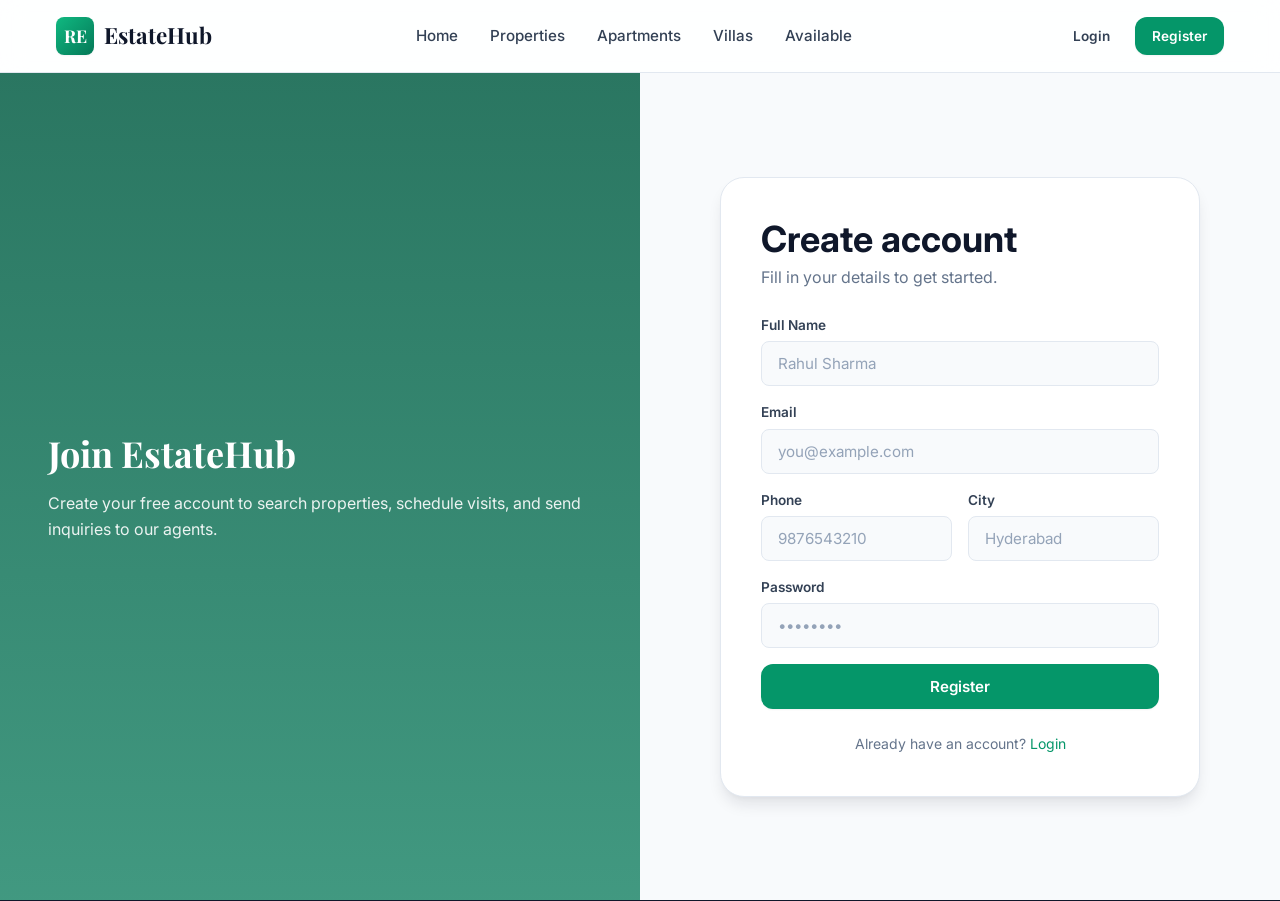
<file: Frontend/register.html>
<!DOCTYPE html>
<html lang="en">
<head>
  <meta charset="UTF-8">
  <meta name="viewport" content="width=device-width, initial-scale=1.0">
  <title>Register — EstateHub</title>
  <link href="https://fonts.googleapis.com/css2?family=Inter:wght@400;500;600;700&family=Playfair+Display:wght@600;700&display=swap" rel="stylesheet">
  <link rel="stylesheet" href="style.css">
</head>
<body>
  <header class="navbar" id="navbar"></header>

  <div class="auth-wrap">
    <aside class="auth-aside">
      <h2>Join EstateHub</h2>
      <p>Create your free account to search properties, schedule visits, and send inquiries to our agents.</p>
    </aside>
    <main class="auth-main">
      <div class="form-card">
        <h2 style="margin-bottom:.25rem">Create account</h2>
        <p class="text-muted mb-3">Fill in your details to get started.</p>
        <div id="alertBox"></div>
        <form id="registerForm">
          <div class="form-group">
            <label for="full_name">Full Name</label>
            <input type="text" id="full_name" class="form-control" placeholder="Rahul Sharma" required>
          </div>
          <div class="form-group">
            <label for="email">Email</label>
            <input type="email" id="email" class="form-control" placeholder="you@example.com" required>
          </div>
          <div class="form-row">
            <div class="form-group">
              <label for="phone">Phone</label>
              <input type="tel" id="phone" class="form-control" placeholder="9876543210" required>
            </div>
            <div class="form-group">
              <label for="city">City</label>
              <input type="text" id="city" class="form-control" placeholder="Hyderabad" required>
            </div>
          </div>
          <div class="form-group">
            <label for="password">Password</label>
            <input type="password" id="password" class="form-control" placeholder="••••••••" required>
          </div>
          <button type="submit" class="btn btn-primary btn-block">Register</button>
        </form>
        <p class="text-center text-muted text-sm mt-3">
          Already have an account? <a href="login.html">Login</a>
        </p>
      </div>
    </main>
  </div>

  <script src="script.js"></script>
  <script>
    document.getElementById("registerForm").addEventListener("submit", async (e) => {
      e.preventDefault();
      const box = document.getElementById("alertBox");
      const data = {
        full_name: document.getElementById("full_name").value.trim(),
        email: document.getElementById("email").value.trim(),
        phone: document.getElementById("phone").value.trim(),
        city: document.getElementById("city").value.trim(),
        password: document.getElementById("password").value,
      };
      try {
        const user = await auth.register(data);
        localStorage.setItem("realestate_user", JSON.stringify(user));
        ui.toast("Account created. Welcome!");
        setTimeout(() => location.href = "customer_dashboard.html", 600);
      } catch (err) {
        box.innerHTML = `<div class="alert alert-error">${ui.escape(err.message)}</div>`;
      }
    });
  </script>
</body>
</html>
</file>
<file: Frontend/style.css>
/* ==========================================================================
   Real Estate Property Portal — Premium Stylesheet
   Design system: neutral + emerald accent, 8px spacing, Inter typography
   ========================================================================== */

:root {
  /* Color ramps */
  --primary-50: #ecfdf5;
  --primary-100: #d1fae5;
  --primary-200: #a7f3d0;
  --primary-400: #34d399;
  --primary-500: #10b981;
  --primary-600: #059669;
  --primary-700: #047857;
  --primary-800: #065f46;
  --primary-900: #064e3b;

  --accent-400: #60a5fa;
  --accent-500: #3b82f6;
  --accent-600: #2563eb;

  --success-50: #f0fdf4;
  --success-500: #22c55e;
  --success-600: #16a34a;

  --warning-50: #fffbeb;
  --warning-100: #fef3c7;
  --warning-500: #f59e0b;
  --warning-600: #d97706;

  --error-50: #fef2f2;
  --error-100: #fee2e2;
  --error-500: #ef4444;
  --error-600: #dc2626;

  --neutral-0: #ffffff;
  --neutral-50: #f8fafc;
  --neutral-100: #f1f5f9;
  --neutral-200: #e2e8f0;
  --neutral-300: #cbd5e1;
  --neutral-400: #94a3b8;
  --neutral-500: #64748b;
  --neutral-600: #475569;
  --neutral-700: #334155;
  --neutral-800: #1e293b;
  --neutral-900: #0f172a;

  /* Typography */
  --font-sans: "Inter", -apple-system, BlinkMacSystemFont, "Segoe UI", Roboto, sans-serif;
  --font-display: "Playfair Display", Georgia, serif;

  /* Spacing (8px base) */
  --space-1: 0.5rem;
  --space-2: 1rem;
  --space-3: 1.5rem;
  --space-4: 2rem;
  --space-5: 2.5rem;
  --space-6: 3rem;
  --space-8: 4rem;
  --space-10: 5rem;

  /* Radius */
  --radius-sm: 0.375rem;
  --radius-md: 0.5rem;
  --radius-lg: 0.75rem;
  --radius-xl: 1rem;
  --radius-2xl: 1.5rem;

  /* Shadows */
  --shadow-sm: 0 1px 2px 0 rgba(15, 23, 42, 0.05);
  --shadow-md: 0 4px 6px -1px rgba(15, 23, 42, 0.08), 0 2px 4px -2px rgba(15, 23, 42, 0.05);
  --shadow-lg: 0 10px 15px -3px rgba(15, 23, 42, 0.1), 0 4px 6px -4px rgba(15, 23, 42, 0.05);
  --shadow-xl: 0 20px 25px -5px rgba(15, 23, 42, 0.12), 0 8px 10px -6px rgba(15, 23, 42, 0.05);

  /* Transitions */
  --transition: 200ms cubic-bezier(0.4, 0, 0.2, 1);

  --container: 1200px;
}

/* ----- Reset ----- */
*, *::before, *::after { box-sizing: border-box; margin: 0; padding: 0; }

html { scroll-behavior: smooth; -webkit-text-size-adjust: 100%; }

body {
  font-family: var(--font-sans);
  font-size: 16px;
  line-height: 1.5;
  color: var(--neutral-800);
  background: var(--neutral-50);
  -webkit-font-smoothing: antialiased;
  -moz-osx-font-smoothing: grayscale;
}

h1, h2, h3, h4 { line-height: 1.2; font-weight: 700; color: var(--neutral-900); }
h1 { font-size: clamp(2rem, 5vw, 3.25rem); }
h2 { font-size: clamp(1.5rem, 3.5vw, 2.25rem); }
h3 { font-size: 1.375rem; }
h4 { font-size: 1.125rem; }
p { line-height: 1.6; }

a { color: var(--primary-600); text-decoration: none; transition: color var(--transition); }
a:hover { color: var(--primary-700); }

img { max-width: 100%; display: block; }

ul { list-style: none; }

/* ----- Layout helpers ----- */
.container {
  width: 100%;
  max-width: var(--container);
  margin: 0 auto;
  padding: 0 var(--space-2);
}

.section { padding: var(--space-8) 0; }
.section-tight { padding: var(--space-6) 0; }

.grid { display: grid; gap: var(--space-3); }
.grid-2 { grid-template-columns: repeat(2, 1fr); }
.grid-3 { grid-template-columns: repeat(3, 1fr); }
.grid-4 { grid-template-columns: repeat(4, 1fr); }

.flex { display: flex; }
.flex-col { flex-direction: column; }
.items-center { align-items: center; }
.justify-between { justify-content: space-between; }
.gap-1 { gap: var(--space-1); }
.gap-2 { gap: var(--space-2); }
.gap-3 { gap: var(--space-3); }
.flex-wrap { flex-wrap: wrap; }

.text-center { text-align: center; }
.text-muted { color: var(--neutral-500); }
.text-sm { font-size: 0.875rem; }
.text-xs { font-size: 0.75rem; }
.text-lg { font-size: 1.125rem; }
.text-xl { font-size: 1.25rem; }
.font-bold { font-weight: 700; }
.font-semibold { font-weight: 600; }
.mt-1 { margin-top: var(--space-1); }
.mt-2 { margin-top: var(--space-2); }
.mt-3 { margin-top: var(--space-3); }
.mt-4 { margin-top: var(--space-4); }
.mb-2 { margin-bottom: var(--space-2); }
.mb-3 { margin-bottom: var(--space-3); }
.mb-4 { margin-bottom: var(--space-4); }
.hidden { display: none !important; }

/* ----- Buttons ----- */
.btn {
  display: inline-flex;
  align-items: center;
  justify-content: center;
  gap: var(--space-1);
  padding: 0.75rem 1.5rem;
  font-family: inherit;
  font-size: 0.95rem;
  font-weight: 600;
  border: 1px solid transparent;
  border-radius: var(--radius-lg);
  cursor: pointer;
  transition: all var(--transition);
  white-space: nowrap;
  text-decoration: none;
}
.btn:disabled { opacity: 0.6; cursor: not-allowed; }

.btn-primary {
  background: var(--primary-600);
  color: var(--neutral-0);
  box-shadow: var(--shadow-sm);
}
.btn-primary:hover:not(:disabled) {
  background: var(--primary-700);
  transform: translateY(-1px);
  box-shadow: var(--shadow-md);
}

.btn-secondary {
  background: var(--neutral-0);
  color: var(--neutral-800);
  border-color: var(--neutral-200);
}
.btn-secondary:hover:not(:disabled) {
  border-color: var(--primary-500);
  color: var(--primary-600);
}

.btn-ghost {
  background: transparent;
  color: var(--neutral-700);
}
.btn-ghost:hover { background: var(--neutral-100); }

.btn-danger {
  background: var(--error-500);
  color: var(--neutral-0);
}
.btn-danger:hover:not(:disabled) { background: var(--error-600); }

.btn-outline-primary {
  background: transparent;
  color: var(--primary-600);
  border-color: var(--primary-500);
}
.btn-outline-primary:hover { background: var(--primary-50); }

.btn-sm { padding: 0.5rem 1rem; font-size: 0.85rem; }
.btn-lg { padding: 1rem 2rem; font-size: 1.05rem; }
.btn-block { width: 100%; }

/* ----- Navbar ----- */
.navbar {
  position: sticky;
  top: 0;
  z-index: 100;
  background: rgba(255, 255, 255, 0.85);
  backdrop-filter: blur(12px);
  -webkit-backdrop-filter: blur(12px);
  border-bottom: 1px solid var(--neutral-200);
  transition: box-shadow var(--transition), background var(--transition);
}
.navbar.scrolled { box-shadow: var(--shadow-md); background: rgba(255, 255, 255, 0.95); }

.navbar .container {
  display: flex;
  align-items: center;
  justify-content: space-between;
  height: 72px;
}

.brand {
  display: flex;
  align-items: center;
  gap: 0.625rem;
  font-family: var(--font-display);
  font-size: 1.4rem;
  font-weight: 700;
  color: var(--neutral-900);
}
.brand-mark {
  width: 38px;
  height: 38px;
  border-radius: var(--radius-md);
  background: linear-gradient(135deg, var(--primary-500), var(--primary-700));
  display: grid;
  place-items: center;
  color: white;
  font-size: 1.1rem;
  box-shadow: var(--shadow-sm);
}
.brand:hover { color: var(--primary-700); }

.nav-links {
  display: flex;
  align-items: center;
  gap: var(--space-3);
}
.nav-links a {
  color: var(--neutral-700);
  font-weight: 500;
  font-size: 0.95rem;
  padding: 0.5rem 0.25rem;
  position: relative;
}
.nav-links a::after {
  content: "";
  position: absolute;
  left: 0; bottom: -2px;
  width: 0; height: 2px;
  background: var(--primary-500);
  transition: width var(--transition);
}
.nav-links a:hover::after, .nav-links a.active::after { width: 100%; }
.nav-links a:hover { color: var(--primary-600); }

.nav-actions { display: flex; align-items: center; gap: var(--space-1); }

.nav-toggle {
  display: none;
  background: none;
  border: none;
  font-size: 1.5rem;
  cursor: pointer;
  color: var(--neutral-700);
}

/* ----- Hero ----- */
.hero {
  position: relative;
  min-height: 88vh;
  display: flex;
  align-items: center;
  background:
    linear-gradient(rgba(15, 23, 42, 0.55), rgba(15, 23, 42, 0.35)),
    url("https://images.pexels.com/photos/323780/pexels-photo-323780.jpeg") center/cover no-repeat;
  color: var(--neutral-0);
  overflow: hidden;
}
.hero::before {
  content: "";
  position: absolute;
  inset: 0;
  background: linear-gradient(120deg, rgba(6, 95, 70, 0.4), transparent 60%);
}
.hero-content {
  position: relative;
  z-index: 2;
  max-width: 720px;
  padding: var(--space-6) 0;
}
.hero h1 {
  color: var(--neutral-0);
  font-family: var(--font-display);
  letter-spacing: -0.02em;
  margin-bottom: var(--space-2);
  animation: fadeUp 0.8s ease both;
}
.hero p {
  font-size: 1.25rem;
  color: rgba(255, 255, 255, 0.9);
  margin-bottom: var(--space-4);
  animation: fadeUp 0.8s ease 0.15s both;
}
.hero-stats {
  display: flex;
  gap: var(--space-5);
  margin-top: var(--space-5);
  animation: fadeUp 0.8s ease 0.3s both;
}
.hero-stat .num {
  font-size: 2rem;
  font-weight: 700;
  font-family: var(--font-display);
  color: var(--neutral-0);
}
.hero-stat .label {
  font-size: 0.85rem;
  color: rgba(255, 255, 255, 0.8);
  text-transform: uppercase;
  letter-spacing: 0.05em;
}

@keyframes fadeUp {
  from { opacity: 0; transform: translateY(20px); }
  to { opacity: 1; transform: translateY(0); }
}

/* ----- Search bar ----- */
.search-card {
  position: relative;
  z-index: 5;
  margin: -3rem auto 0;
  max-width: var(--container);
  background: var(--neutral-0);
  border-radius: var(--radius-2xl);
  box-shadow: var(--shadow-xl);
  padding: var(--space-3);
  display: grid;
  grid-template-columns: 1.4fr 1fr 1fr 1fr auto;
  gap: var(--space-1);
  animation: fadeUp 0.6s ease 0.4s both;
}
.search-field {
  display: flex;
  flex-direction: column;
  gap: 0.25rem;
  padding: 0 var(--space-1);
}
.search-field label {
  font-size: 0.75rem;
  font-weight: 600;
  color: var(--neutral-500);
  text-transform: uppercase;
  letter-spacing: 0.04em;
}
.search-field input, .search-field select {
  border: none;
  background: transparent;
  font-family: inherit;
  font-size: 1rem;
  color: var(--neutral-800);
  padding: 0.25rem 0;
  outline: none;
}
.search-card .btn { align-self: end; }

/* ----- Section headers ----- */
.section-head {
  display: flex;
  align-items: flex-end;
  justify-content: space-between;
  margin-bottom: var(--space-4);
  gap: var(--space-2);
}
.section-head .eyebrow {
  color: var(--primary-600);
  font-weight: 600;
  font-size: 0.85rem;
  text-transform: uppercase;
  letter-spacing: 0.08em;
  margin-bottom: 0.5rem;
}
.section-head p { color: var(--neutral-500); max-width: 540px; }

/* ----- Property cards ----- */
.property-card {
  background: var(--neutral-0);
  border-radius: var(--radius-xl);
  overflow: hidden;
  box-shadow: var(--shadow-sm);
  border: 1px solid var(--neutral-200);
  transition: transform var(--transition), box-shadow var(--transition);
  display: flex;
  flex-direction: column;
}
.property-card:hover {
  transform: translateY(-6px);
  box-shadow: var(--shadow-xl);
}
.property-image {
  position: relative;
  aspect-ratio: 4 / 3;
  overflow: hidden;
  background: var(--neutral-100);
}
.property-image img {
  width: 100%;
  height: 100%;
  object-fit: cover;
  transition: transform 0.5s ease;
}
.property-card:hover .property-image img { transform: scale(1.06); }

.badge {
  position: absolute;
  top: var(--space-1);
  left: var(--space-1);
  padding: 0.3rem 0.75rem;
  border-radius: 999px;
  font-size: 0.75rem;
  font-weight: 600;
  background: var(--neutral-0);
  color: var(--neutral-800);
  box-shadow: var(--shadow-sm);
}
.badge-available { background: var(--success-500); color: white; }
.badge-sold { background: var(--error-500); color: white; }
.badge-rented { background: var(--warning-500); color: white; }

.fav-btn {
  position: absolute;
  top: var(--space-1);
  right: var(--space-1);
  width: 38px;
  height: 38px;
  border-radius: 999px;
  border: none;
  background: rgba(255, 255, 255, 0.9);
  cursor: pointer;
  display: grid;
  place-items: center;
  font-size: 1.1rem;
  color: var(--neutral-400);
  transition: all var(--transition);
  backdrop-filter: blur(4px);
}
.fav-btn:hover { background: white; transform: scale(1.1); }
.fav-btn.active { color: var(--error-500); }

.property-body { padding: var(--space-2); display: flex; flex-direction: column; gap: var(--space-1); flex: 1; }
.property-type {
  font-size: 0.75rem;
  font-weight: 600;
  color: var(--primary-600);
  text-transform: uppercase;
  letter-spacing: 0.05em;
}
.property-title { font-size: 1.1rem; font-weight: 700; color: var(--neutral-900); }
.property-location {
  display: flex;
  align-items: center;
  gap: 0.3rem;
  color: var(--neutral-500);
  font-size: 0.9rem;
}
.property-specs {
  display: flex;
  gap: var(--space-2);
  padding-top: var(--space-1);
  border-top: 1px solid var(--neutral-200);
  margin-top: auto;
  font-size: 0.85rem;
  color: var(--neutral-600);
}
.property-specs span { display: flex; align-items: center; gap: 0.3rem; }
.property-price {
  font-size: 1.25rem;
  font-weight: 700;
  color: var(--neutral-900);
  font-family: var(--font-display);
}
.property-footer {
  display: flex;
  align-items: center;
  justify-content: space-between;
  padding: var(--space-1) var(--space-2);
  border-top: 1px solid var(--neutral-200);
  background: var(--neutral-50);
}

/* ----- Forms ----- */
.form-card {
  background: var(--neutral-0);
  border-radius: var(--radius-2xl);
  box-shadow: var(--shadow-lg);
  padding: var(--space-5);
  max-width: 480px;
  margin: 0 auto;
  border: 1px solid var(--neutral-200);
}
.form-card.wide { max-width: 760px; }

.form-group { margin-bottom: var(--space-2); }
.form-group label {
  display: block;
  font-size: 0.85rem;
  font-weight: 600;
  color: var(--neutral-700);
  margin-bottom: 0.375rem;
}
.form-control {
  width: 100%;
  padding: 0.75rem 1rem;
  font-family: inherit;
  font-size: 0.95rem;
  color: var(--neutral-800);
  background: var(--neutral-50);
  border: 1px solid var(--neutral-200);
  border-radius: var(--radius-md);
  transition: all var(--transition);
  outline: none;
}
.form-control:focus {
  border-color: var(--primary-500);
  background: var(--neutral-0);
  box-shadow: 0 0 0 3px var(--primary-100);
}
.form-control::placeholder { color: var(--neutral-400); }
textarea.form-control { resize: vertical; min-height: 100px; }

.form-row { display: grid; grid-template-columns: 1fr 1fr; gap: var(--space-2); }

/* ----- Auth pages ----- */
.auth-wrap {
  min-height: calc(100vh - 72px);
  display: grid;
  grid-template-columns: 1fr 1fr;
  align-items: stretch;
}
.auth-aside {
  background:
    linear-gradient(rgba(6, 95, 70, 0.85), rgba(4, 120, 87, 0.75)),
    url("https://images.pexels.com/photos/1061391/pexels-photo-1061391.jpeg") center/cover no-repeat;
  color: white;
  padding: var(--space-6);
  display: flex;
  flex-direction: column;
  justify-content: center;
}
.auth-aside h2 { color: white; font-family: var(--font-display); margin-bottom: var(--space-2); }
.auth-aside p { color: rgba(255, 255, 255, 0.9); }
.auth-main {
  display: flex;
  align-items: center;
  justify-content: center;
  padding: var(--space-4);
  background: var(--neutral-50);
}

/* ----- Alerts ----- */
.alert {
  padding: 0.875rem 1rem;
  border-radius: var(--radius-md);
  font-size: 0.9rem;
  margin-bottom: var(--space-2);
  display: flex;
  align-items: center;
  gap: 0.5rem;
}
.alert-success { background: var(--success-50); color: var(--success-600); border: 1px solid var(--success-500); }
.alert-error { background: var(--error-50); color: var(--error-600); border: 1px solid var(--error-500); }
.alert-warning { background: var(--warning-50); color: var(--warning-600); border: 1px solid var(--warning-500); }
.alert-info { background: var(--primary-50); color: var(--primary-700); border: 1px solid var(--primary-500); }

/* ----- Badges / chips ----- */
.chip {
  display: inline-flex;
  align-items: center;
  gap: 0.3rem;
  padding: 0.3rem 0.75rem;
  border-radius: 999px;
  font-size: 0.8rem;
  font-weight: 600;
  background: var(--neutral-100);
  color: var(--neutral-700);
}
.chip-success { background: var(--success-50); color: var(--success-600); }
.chip-warning { background: var(--warning-50); color: var(--warning-600); }
.chip-error { background: var(--error-50); color: var(--error-600); }
.chip-primary { background: var(--primary-50); color: var(--primary-700); }

/* ----- Tables ----- */
.table-wrap { overflow-x: auto; border-radius: var(--radius-lg); border: 1px solid var(--neutral-200); }
table {
  width: 100%;
  border-collapse: collapse;
  background: var(--neutral-0);
  font-size: 0.9rem;
}
thead { background: var(--neutral-50); }
th, td {
  text-align: left;
  padding: 0.875rem 1rem;
  border-bottom: 1px solid var(--neutral-200);
}
th { font-weight: 600; color: var(--neutral-700); font-size: 0.8rem; text-transform: uppercase; letter-spacing: 0.04em; }
tbody tr:hover { background: var(--neutral-50); }
td .row-actions { display: flex; gap: 0.5rem; }

/* ----- Dashboard ----- */
.dash-layout {
  display: grid;
  grid-template-columns: 240px 1fr;
  gap: var(--space-3);
  align-items: start;
}
.dash-sidebar {
  background: var(--neutral-0);
  border: 1px solid var(--neutral-200);
  border-radius: var(--radius-xl);
  padding: var(--space-2);
  position: sticky;
  top: 88px;
}
.dash-sidebar a {
  display: flex;
  align-items: center;
  gap: 0.625rem;
  padding: 0.75rem 1rem;
  border-radius: var(--radius-md);
  color: var(--neutral-700);
  font-weight: 500;
  font-size: 0.95rem;
  transition: all var(--transition);
}
.dash-sidebar a:hover { background: var(--neutral-100); color: var(--neutral-900); }
.dash-sidebar a.active { background: var(--primary-50); color: var(--primary-700); }

.dash-main { display: flex; flex-direction: column; gap: var(--space-3); }

.stat-grid { display: grid; grid-template-columns: repeat(4, 1fr); gap: var(--space-2); }
.stat-card {
  background: var(--neutral-0);
  border: 1px solid var(--neutral-200);
  border-radius: var(--radius-xl);
  padding: var(--space-3);
  box-shadow: var(--shadow-sm);
  transition: transform var(--transition);
}
.stat-card:hover { transform: translateY(-3px); box-shadow: var(--shadow-md); }
.stat-card .stat-icon {
  width: 44px; height: 44px;
  border-radius: var(--radius-md);
  display: grid; place-items: center;
  font-size: 1.3rem;
  margin-bottom: var(--space-1);
}
.stat-card .stat-value { font-size: 1.75rem; font-weight: 700; color: var(--neutral-900); font-family: var(--font-display); }
.stat-card .stat-label { color: var(--neutral-500); font-size: 0.85rem; }

/* ----- Property details ----- */
.detail-gallery {
  display: grid;
  grid-template-columns: 2fr 1fr 1fr;
  grid-template-rows: 1fr 1fr;
  gap: var(--space-1);
  border-radius: var(--radius-xl);
  overflow: hidden;
  aspect-ratio: 16 / 9;
}
.detail-gallery img {
  width: 100%; height: 100%; object-fit: cover;
  transition: transform 0.4s ease;
  cursor: pointer;
}
.detail-gallery img:hover { transform: scale(1.03); }
.detail-gallery .main { grid-row: 1 / 3; }

.detail-grid { display: grid; grid-template-columns: 2fr 1fr; gap: var(--space-4); align-items: start; }
.feature-list { display: grid; grid-template-columns: 1fr 1fr; gap: var(--space-1); }
.feature-list li { display: flex; align-items: center; gap: 0.5rem; color: var(--neutral-700); }

.agent-card {
  background: var(--neutral-0);
  border: 1px solid var(--neutral-200);
  border-radius: var(--radius-xl);
  padding: var(--space-3);
  box-shadow: var(--shadow-sm);
}
.agent-avatar {
  width: 64px; height: 64px;
  border-radius: 999px;
  background: linear-gradient(135deg, var(--primary-500), var(--primary-700));
  display: grid; place-items: center;
  color: white;
  font-size: 1.5rem;
  font-weight: 700;
  margin-bottom: var(--space-1);
}

/* ----- Modal ----- */
.modal-overlay {
  position: fixed; inset: 0;
  background: rgba(15, 23, 42, 0.6);
  backdrop-filter: blur(4px);
  display: grid; place-items: center;
  z-index: 200;
  padding: var(--space-2);
  animation: fadeIn 0.2s ease;
}
.modal {
  background: var(--neutral-0);
  border-radius: var(--radius-2xl);
  box-shadow: var(--shadow-xl);
  max-width: 540px;
  width: 100%;
  max-height: 90vh;
  overflow-y: auto;
  animation: scaleIn 0.25s ease;
}
.modal-head {
  display: flex; align-items: center; justify-content: space-between;
  padding: var(--space-3);
  border-bottom: 1px solid var(--neutral-200);
}
.modal-body { padding: var(--space-3); }
.modal-foot { padding: var(--space-2) var(--space-3); border-top: 1px solid var(--neutral-200); display: flex; justify-content: flex-end; gap: var(--space-1); }
.modal-close { background: none; border: none; font-size: 1.5rem; cursor: pointer; color: var(--neutral-500); line-height: 1; }

@keyframes fadeIn { from { opacity: 0; } to { opacity: 1; } }
@keyframes scaleIn { from { opacity: 0; transform: scale(0.95); } to { opacity: 1; transform: scale(1); } }

/* ----- Toast ----- */
.toast-container {
  position: fixed; top: 88px; right: var(--space-2);
  z-index: 300;
  display: flex; flex-direction: column; gap: var(--space-1);
}
.toast {
  background: var(--neutral-900);
  color: white;
  padding: 0.875rem 1.25rem;
  border-radius: var(--radius-lg);
  box-shadow: var(--shadow-xl);
  font-size: 0.9rem;
  animation: slideIn 0.3s ease;
  max-width: 360px;
}
.toast.success { background: var(--success-600); }
.toast.error { background: var(--error-600); }
@keyframes slideIn { from { opacity: 0; transform: translateX(40px); } to { opacity: 1; transform: translateX(0); } }

/* ----- Footer ----- */
.footer {
  background: var(--neutral-900);
  color: var(--neutral-400);
  padding: var(--space-6) 0 var(--space-3);
  margin-top: var(--space-8);
}
.footer h4 { color: var(--neutral-0); margin-bottom: var(--space-2); }
.footer a { color: var(--neutral-400); }
.footer a:hover { color: var(--primary-400); }
.footer-grid { display: grid; grid-template-columns: 2fr 1fr 1fr 1fr; gap: var(--space-4); }
.footer-bottom {
  margin-top: var(--space-4);
  padding-top: var(--space-3);
  border-top: 1px solid var(--neutral-800);
  text-align: center;
  font-size: 0.85rem;
}

/* ----- Empty / loading ----- */
.empty-state {
  text-align: center;
  padding: var(--space-6) var(--space-2);
  color: var(--neutral-500);
}
.empty-state .icon { font-size: 3rem; margin-bottom: var(--space-2); opacity: 0.5; }

.spinner {
  width: 40px; height: 40px;
  border: 3px solid var(--neutral-200);
  border-top-color: var(--primary-500);
  border-radius: 999px;
  animation: spin 0.8s linear infinite;
  margin: var(--space-4) auto;
}
@keyframes spin { to { transform: rotate(360deg); } }

.skeleton {
  background: linear-gradient(90deg, var(--neutral-100) 25%, var(--neutral-200) 50%, var(--neutral-100) 75%);
  background-size: 200% 100%;
  animation: shimmer 1.5s infinite;
  border-radius: var(--radius-md);
}
@keyframes shimmer { to { background-position: -200% 0; } }

/* ----- Compare bar ----- */
.compare-bar {
  position: fixed; bottom: 0; left: 0; right: 0;
  background: var(--neutral-900);
  color: white;
  padding: var(--space-2) var(--space-3);
  display: flex; align-items: center; justify-content: center; gap: var(--space-2);
  z-index: 90;
  transform: translateY(100%);
  transition: transform var(--transition);
}
.compare-bar.show { transform: translateY(0); }

/* ----- Map embed ----- */
.map-embed {
  border-radius: var(--radius-lg);
  overflow: hidden;
  border: 1px solid var(--neutral-200);
  aspect-ratio: 16 / 9;
}
.map-embed iframe { width: 100%; height: 100%; border: 0; }

/* ----- Responsive ----- */
@media (max-width: 1024px) {
  .grid-4 { grid-template-columns: repeat(3, 1fr); }
  .stat-grid { grid-template-columns: repeat(2, 1fr); }
  .footer-grid { grid-template-columns: 1fr 1fr; }
  .detail-grid { grid-template-columns: 1fr; }
  .dash-layout { grid-template-columns: 1fr; }
  .dash-sidebar { position: static; display: flex; flex-wrap: wrap; gap: 0.5rem; }
  .dash-sidebar a { flex: 1; justify-content: center; }
}

@media (max-width: 768px) {
  .nav-links { display: none; }
  .nav-toggle { display: block; }
  .nav-links.open {
    display: flex; flex-direction: column;
    position: absolute; top: 72px; left: 0; right: 0;
    background: var(--neutral-0);
    padding: var(--space-2);
    box-shadow: var(--shadow-lg);
    gap: var(--space-1);
  }
  .grid-2, .grid-3, .grid-4 { grid-template-columns: 1fr; }
  .search-card { grid-template-columns: 1fr; gap: var(--space-1); }
  .search-card .btn { width: 100%; }
  .auth-wrap { grid-template-columns: 1fr; }
  .auth-aside { display: none; }
  .hero { min-height: 70vh; }
  .hero-stats { gap: var(--space-3); flex-wrap: wrap; }
  .form-row { grid-template-columns: 1fr; }
  .detail-gallery { grid-template-columns: 1fr 1fr; }
  .detail-gallery .main { grid-row: auto; grid-column: 1 / 3; }
  .footer-grid { grid-template-columns: 1fr; }
}

@media (max-width: 480px) {
  .stat-grid { grid-template-columns: 1fr; }
  .hero h1 { font-size: 1.75rem; }
  .hero p { font-size: 1rem; }
  .btn { width: 100%; }
  .nav-actions .btn { width: auto; }
}
</file>
